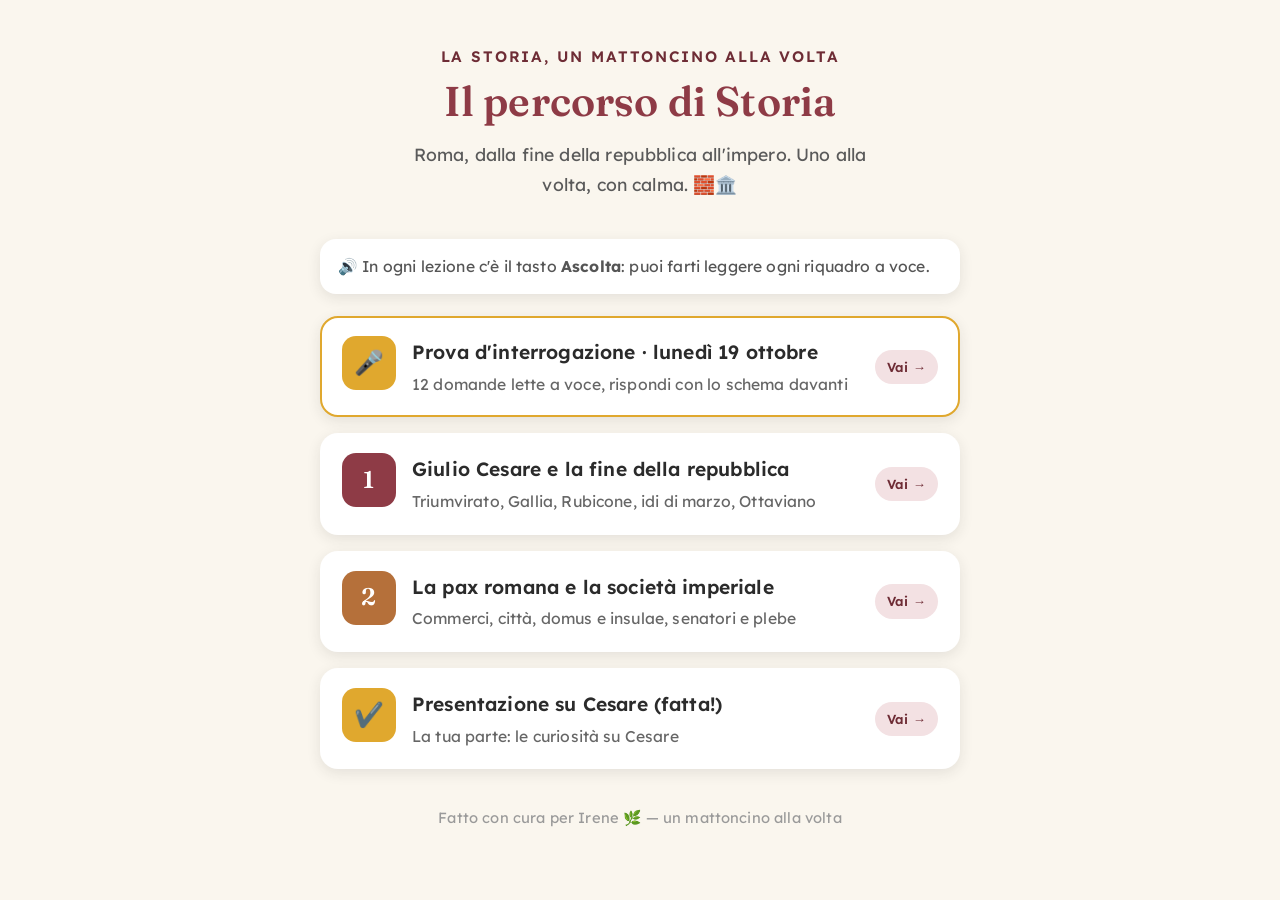
<file: index.html>
<!DOCTYPE html>
<html lang="it">
<head>
<meta charset="UTF-8">
<meta name="viewport" content="width=device-width, initial-scale=1.0">
<title>Storia di Irene — Percorso</title>
<link rel="manifest" href="manifest.json">
<meta name="theme-color" content="#FAF6EE">
<meta name="apple-mobile-web-app-capable" content="yes">
<meta name="apple-mobile-web-app-status-bar-style" content="default">
<meta name="apple-mobile-web-app-title" content="Storia di Irene">
<link rel="apple-touch-icon" href="icon-180.png">
<link rel="icon" type="image/png" sizes="192x192" href="icon-192.png">
<link rel="preconnect" href="https://fonts.googleapis.com">
<link rel="preconnect" href="https://fonts.gstatic.com" crossorigin>
<link href="https://fonts.googleapis.com/css2?family=Lexend:wght@400;500;600;700&family=Fraunces:opsz,wght@9..144,500;9..144,600&display=swap" rel="stylesheet">
<style>
  :root{
    --crema:#FAF6EE; --inchiostro:#2B2B2B;
    --accent:#8E3B46; --accent-scuro:#6E2C35;
    --azzurro:#7FB3C8; --verde:#5BA17A; --giallo:#E0A82E;
    --ombra:rgba(43,43,43,0.10);
  }
  *{margin:0;padding:0;box-sizing:border-box;}
  body{font-family:'Lexend',sans-serif;background:var(--crema);color:var(--inchiostro);
    line-height:1.7;letter-spacing:0.01em;padding:24px 16px 60px;min-height:100vh;}
  .wrap{max-width:640px;margin:0 auto;}
  header{text-align:center;margin:20px 0 40px;}
  .occhiello{font-size:0.95rem;font-weight:600;color:var(--accent-scuro);
    text-transform:uppercase;letter-spacing:0.12em;margin-bottom:8px;}
  h1{font-family:'Fraunces',serif;font-weight:600;font-size:2.6rem;line-height:1.15;margin-bottom:14px;color:var(--accent);}
  .sub{font-size:1.1rem;color:#5a5a5a;max-width:460px;margin:0 auto;}
  .step{display:flex;align-items:stretch;gap:16px;text-decoration:none;color:inherit;
    background:#fff;border-radius:18px;padding:18px 20px;margin-bottom:16px;
    box-shadow:0 4px 14px var(--ombra);border:2px solid transparent;
    transition:transform .15s ease,box-shadow .15s ease,border-color .15s ease;}
  .step:hover{transform:translateY(-3px);box-shadow:0 10px 24px var(--ombra);border-color:var(--accent);}
  .num{flex-shrink:0;width:54px;height:54px;border-radius:14px;display:flex;align-items:center;
    justify-content:center;font-family:'Fraunces',serif;font-size:1.5rem;font-weight:600;color:#fff;}
  .c1{background:var(--accent);} .c2{background:#B5703A;} .c3{background:#5B8DB8;} .c4{background:var(--azzurro);} .c5{background:var(--giallo);}
  .info{flex:1;min-width:0;}
  .info h2{font-size:1.2rem;font-weight:600;margin-bottom:2px;}
  .info p{font-size:0.98rem;color:#666;}
  .badge{flex-shrink:0;align-self:center;font-size:0.82rem;font-weight:600;
    padding:6px 12px;border-radius:99px;white-space:nowrap;background:#F3E1E3;color:var(--accent-scuro);}
  .nota{background:#fff;border-radius:16px;padding:14px 18px;margin:0 0 22px;box-shadow:0 4px 14px var(--ombra);font-size:0.98rem;color:#555;}
  footer{text-align:center;margin-top:36px;font-size:0.92rem;color:#9a9a9a;}
</style>
</head>
<body>
<div class="wrap">
  <header>
    <div class="occhiello">La storia, un mattoncino alla volta</div>
    <h1>Il percorso di Storia</h1>
    <p class="sub">Roma, dalla fine della repubblica all'impero. Uno alla volta, con calma. 🧱🏛️</p>
  </header>

  <div class="nota">🔊 In ogni lezione c'è il tasto <b>Ascolta</b>: puoi farti leggere ogni riquadro a voce.</div>

  <a class="step" href="prova-interrogazione.html" style="border-color:var(--giallo)">
    <div class="num c5">🎤</div>
    <div class="info"><h2>Prova d'interrogazione · lunedì 19 ottobre</h2><p>12 domande lette a voce, rispondi con lo schema davanti</p></div>
    <span class="badge">Vai →</span>
  </a>

  <a class="step" href="cesare.html">
    <div class="num c1">1</div>
    <div class="info"><h2>Giulio Cesare e la fine della repubblica</h2><p>Triumvirato, Gallia, Rubicone, idi di marzo, Ottaviano</p></div>
    <span class="badge">Vai →</span>
  </a>

  <a class="step" href="pax-romana.html">
    <div class="num c2">2</div>
    <div class="info"><h2>La pax romana e la società imperiale</h2><p>Commerci, città, domus e insulae, senatori e plebe</p></div>
    <span class="badge">Vai →</span>
  </a>

  <a class="step" href="presentazione-cesare.html">
    <div class="num c5">✔️</div>
    <div class="info"><h2>Presentazione su Cesare (fatta!)</h2><p>La tua parte: le curiosità su Cesare</p></div>
    <span class="badge">Vai →</span>
  </a>

  <footer>Fatto con cura per Irene 🌿 — un mattoncino alla volta</footer>
</div>

<script>
  if ('serviceWorker' in navigator) {
    navigator.serviceWorker.register('./service-worker.js');
  }
</script>
</body>
</html>
</file>
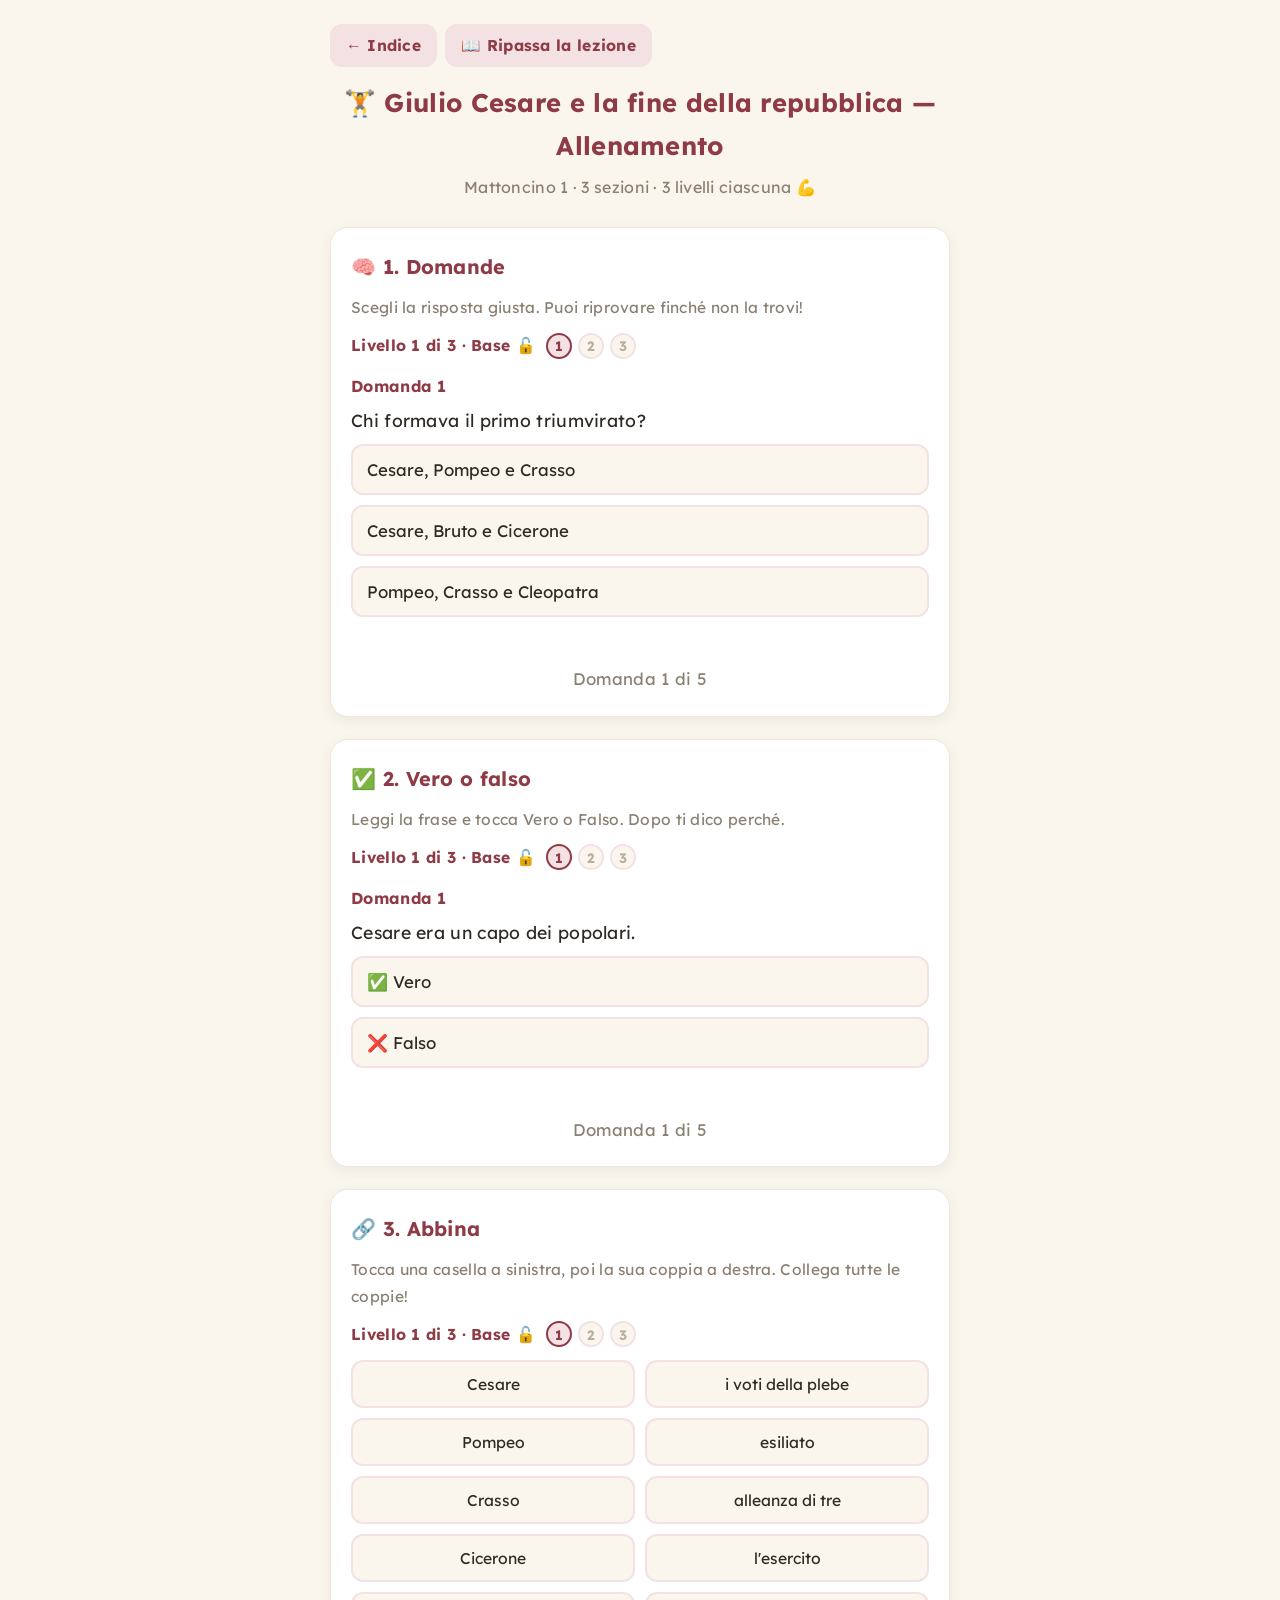
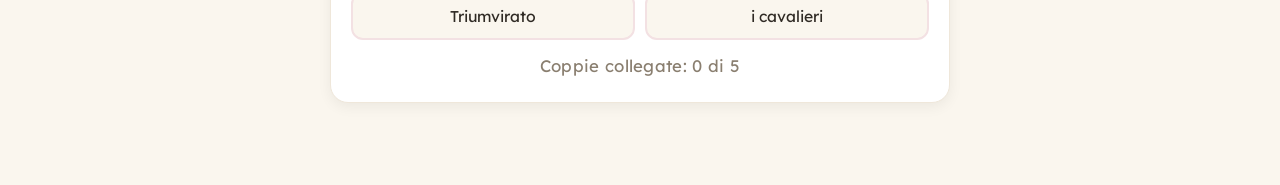
<file: cesare-allenamento.html>
<!DOCTYPE html>
<html lang="it">
<head>
<meta charset="UTF-8">
<meta name="viewport" content="width=device-width, initial-scale=1.0">
<link rel="manifest" href="manifest.json">
<meta name="theme-color" content="#FAF6EE">
<meta name="apple-mobile-web-app-capable" content="yes">
<meta name="apple-mobile-web-app-status-bar-style" content="default">
<meta name="apple-mobile-web-app-title" content="Storia di Irene">
<script src="alert.js"></script>
<link rel="apple-touch-icon" href="icon-180.png">
<link rel="icon" type="image/png" sizes="192x192" href="icon-192.png">
<title>Giulio Cesare e la fine della repubblica — Allenamento</title>
<link rel="preconnect" href="https://fonts.googleapis.com">
<link rel="preconnect" href="https://fonts.gstatic.com" crossorigin>
<link href="https://fonts.googleapis.com/css2?family=Lexend:wght@400;600;700&display=swap" rel="stylesheet">
<style>
  :root{
    --bg:#FAF6EE; --card:#FFFFFF; --ink:#2F2A24;
    --accent:#8E3B46; --accent-soft:#F3E1E3;
    --green:#3E8E5A; --green-soft:#E2F0E6;
    --red:#C2492F; --red-soft:#F6E1DB;
    --blue:#3B6EA5; --blue-soft:#E2ECF5;
  }
  *{box-sizing:border-box;}
  body{margin:0; font-family:"Lexend","Trebuchet MS",Verdana,sans-serif;
    background:var(--bg); color:var(--ink); line-height:1.7; letter-spacing:0.3px; padding:24px 14px 60px;}
  .wrap{max-width:620px;margin:0 auto;}
  .back{display:inline-block;background:var(--accent-soft);color:var(--accent);text-decoration:none;border-radius:12px;padding:8px 16px;font-size:0.98rem;font-weight:bold;margin:0 8px 14px 0;}
  h1{color:var(--accent);font-size:1.6rem;text-align:center;margin:0 0 6px;}
  .sub{text-align:center;color:#8a7f70;margin:0 0 26px;font-size:1rem;}
  .card{background:var(--card);border-radius:18px;padding:22px 20px;margin-bottom:22px;
    box-shadow:0 4px 14px rgba(0,0,0,0.06);border:1px solid #efe7da;}
  .card h2{margin:0 0 10px;font-size:1.25rem;color:var(--accent);}
  .card .lead{color:#8a7f70;margin:0 0 12px;font-size:0.97rem;}
  .levelbar{margin:0 0 12px;}
  .lvrow{display:flex;align-items:center;gap:10px;flex-wrap:wrap;font-size:0.98rem;color:var(--accent);}
  .lvdots{display:inline-flex;gap:6px;}
  .lvdot{width:26px;height:26px;border-radius:50%;display:flex;align-items:center;justify-content:center;
    background:var(--bg);border:2px solid var(--accent-soft);color:#b9ad9c;font-size:0.85rem;font-weight:bold;}
  .lvdot.on{background:var(--accent-soft);border-color:var(--accent);color:var(--accent);}
  .ex{margin:14px 0;}
  .qnum{font-weight:bold;color:var(--accent);}
  .qtext{font-size:1.1rem;margin:6px 0 8px;}
  .options{display:flex;flex-direction:column;gap:10px;}
  .opt{background:var(--bg);border:2px solid var(--accent-soft);
    border-radius:12px;padding:13px 14px;font-size:1.05rem;cursor:pointer;
    text-align:left;font-family:inherit;color:var(--ink);transition:all .15s;}
  .opt:hover{border-color:var(--accent);}
  .opt.correct{background:var(--green-soft);border-color:var(--green);color:var(--green);font-weight:bold;}
  .opt.wrong{background:var(--red-soft);border-color:var(--red);color:var(--red);}
  .feedback{margin-top:10px;font-size:1.02rem;font-weight:bold;min-height:24px;}
  .feedback.ok{color:var(--green);}
  .feedback.no{color:var(--red);}
  .progress{text-align:center;font-size:1.05rem;margin:12px 0 0;color:#8a7f70;}
  .star{font-size:1.4rem;}
  .match-grid{display:grid;grid-template-columns:1fr 1fr;gap:10px;margin-top:6px;}
  .match-col{display:flex;flex-direction:column;gap:10px;}
  .match-btn{background:var(--bg);border:2px solid var(--accent-soft);border-radius:12px;
    padding:12px;font-size:0.98rem;cursor:pointer;font-family:inherit;color:var(--ink);
    display:flex;align-items:center;justify-content:center;text-align:center;gap:6px;transition:all .15s;}
  .match-btn:hover{border-color:var(--accent);}
  .match-btn.sel{border-color:var(--blue);background:var(--blue-soft);color:var(--blue);font-weight:bold;}
  .match-btn.done{background:var(--green-soft);border-color:var(--green);color:var(--green);font-weight:bold;cursor:default;opacity:0.85;}
  .match-btn.flash{border-color:var(--red);background:var(--red-soft);}
  .restart{display:inline-block;margin:12px auto 0;background:var(--accent);color:#fff;border:none;
    border-radius:12px;padding:11px 22px;font-size:1rem;cursor:pointer;font-family:inherit;}
</style>
</head>
<body>
<div class="wrap">
  <a class="back" href="index.html">&larr; Indice</a><a class="back" href="cesare.html">📖 Ripassa la lezione</a>
  <h1>🏋️ Giulio Cesare e la fine della repubblica — Allenamento</h1>
  <p class="sub">Mattoncino 1 · 3 sezioni · 3 livelli ciascuna 💪</p>

  <div class="card">
    <h2>🧠 1. Domande</h2>
    <p class="lead">Scegli la risposta giusta. Puoi riprovare finché non la trovi!</p>
    <div class="levelbar" id="quiz-level"></div>
    <div id="quiz-box"></div>
    <div class="progress" id="quiz-prog"></div>
  </div>

  <div class="card">
    <h2>✅ 2. Vero o falso</h2>
    <p class="lead">Leggi la frase e tocca Vero o Falso. Dopo ti dico perché.</p>
    <div class="levelbar" id="vf-level"></div>
    <div id="vf-box"></div>
    <div class="progress" id="vf-prog"></div>
  </div>

  <div class="card">
    <h2>🔗 3. Abbina</h2>
    <p class="lead">Tocca una casella a sinistra, poi la sua coppia a destra. Collega tutte le coppie!</p>
    <div class="levelbar" id="abbina-level"></div>
    <div class="match-grid" id="abbina-grid"></div>
    <div class="progress" id="abbina-prog"></div>
  </div>
</div>
<script>
window.ALLENAMENTO = {"quiz": [[{"q": "Chi formava il primo triumvirato?", "opts": ["Cesare, Pompeo e Crasso", "Cesare, Bruto e Cicerone", "Pompeo, Crasso e Cleopatra"]}, {"q": "In che anno nasce il primo triumvirato?", "opts": ["60 a.C.", "44 a.C.", "52 a.C."]}, {"q": "Che cosa vuol dire triumvirato?", "opts": ["alleanza di tre uomini", "guerra fra tre città", "tre consoli eletti"]}, {"q": "Che cosa porta Cesare all'alleanza?", "opts": ["i voti della plebe", "l'esercito", "i cavalieri"]}, {"q": "Chi prova a fermare i triumviri e finisce in esilio?", "opts": ["Cicerone", "Bruto", "Vercingetorige"]}], [{"q": "Quale terra conquista Cesare tra il 58 e il 52 a.C.?", "opts": ["la Gallia", "l'Egitto", "la Grecia"]}, {"q": "Chi era Vercingetorige?", "opts": ["il capo dei Galli ribelli", "un senatore romano", "il re d'Egitto"]}, {"q": "Quale città cade nel 52 a.C.?", "opts": ["Alesia", "Farsalo", "Munda"]}, {"q": "Come muore Crasso?", "opts": ["combattendo contro i Parti", "pugnalato in Senato", "in un naufragio"]}, {"q": "Fin dove arriva Cesare a nord?", "opts": ["in Britannia", "in Russia", "in Svezia"]}], [{"q": "Quale fiume attraversa Cesare con l'esercito?", "opts": ["il Rubicone", "il Po", "il Tevere"]}, {"q": "Dove Cesare sconfigge Pompeo nel 48 a.C.?", "opts": ["a Farsalo, in Grecia", "ad Alesia, in Gallia", "a Roma"]}, {"q": "Dove scappa Pompeo, e lì viene ucciso?", "opts": ["in Egitto", "in Spagna", "in Britannia"]}, {"q": "Chi organizza la congiura contro Cesare?", "opts": ["Bruto e Cassio Longino", "Pompeo e Crasso", "Cicerone e Cleopatra"]}, {"q": "Quando muore Cesare?", "opts": ["il 15 marzo 44 a.C.", "il 1 gennaio 60 a.C.", "nel 52 a.C. ad Alesia"]}]], "vf": [[{"q": "Cesare era un capo dei popolari.", "v": true, "perche": "Il gruppo che difendeva la plebe."}, {"q": "Il triumvirato era un'alleanza di tre uomini.", "v": true, "perche": "Cesare, Pompeo e Crasso."}, {"q": "Pompeo portava all'alleanza i voti della plebe.", "v": false, "perche": "Pompeo portava l'esercito; i voti della plebe li portava Cesare."}, {"q": "Grazie all'alleanza Cesare diventa console.", "v": true, "perche": "Console nel 59 a.C."}, {"q": "Cicerone entra nel triumvirato.", "v": false, "perche": "Cicerone li ostacola e viene esiliato."}], [{"q": "Nel 60 a.C. Cesare era il più forte dei tre.", "v": false, "perche": "Era il più debole: non aveva vittorie né un esercito fedele."}, {"q": "Cesare chiede la Gallia per poter fare la guerra.", "v": true, "perche": "Così si costruisce un esercito fedele."}, {"q": "Vercingetorige era un generale romano.", "v": false, "perche": "Era il capo dei Galli ribelli."}, {"q": "La Gallia è più o meno l'attuale Francia.", "v": true, "perche": "Guarda la carta in arancione."}, {"q": "Nel 52 a.C. Cesare è diventato il più forte.", "v": true, "perche": "Ha la Gallia e Crasso è morto."}], [{"q": "Attraversare il Rubicone con l'esercito era vietato.", "v": true, "perche": "Per questo inizia la guerra civile."}, {"q": "Una guerra civile è una guerra contro un popolo straniero.", "v": false, "perche": "È una guerra tra cittadini dello stesso Stato."}, {"q": "Cesare si fa incoronare re.", "v": false, "perche": "Non si fa re: prende tutte le cariche della repubblica."}, {"q": "Cesare porta i senatori da 600 a 900.", "v": true, "perche": "Mette in Senato persone fedeli a lui."}, {"q": "Cesare dà la cittadinanza alla Pianura Padana.", "v": true, "perche": "Cioè alla Gallia Cisalpina."}]], "abbina": [[{"l": "Cesare", "r": "i voti della plebe"}, {"l": "Pompeo", "r": "l'esercito"}, {"l": "Crasso", "r": "i cavalieri"}, {"l": "Cicerone", "r": "esiliato"}, {"l": "Triumvirato", "r": "alleanza di tre"}], [{"l": "Gallia", "r": "conquistata 58-52 a.C."}, {"l": "Vercingetorige", "r": "capo dei Galli"}, {"l": "Alesia", "r": "si arrende nel 52"}, {"l": "Britannia", "r": "l'attuale Inghilterra"}, {"l": "Parti", "r": "uccidono Crasso"}], [{"l": "Rubicone", "r": "inizio della guerra civile"}, {"l": "Farsalo", "r": "Pompeo sconfitto"}, {"l": "Cleopatra", "r": "regina d'Egitto"}, {"l": "Idi di marzo", "r": "15 marzo"}, {"l": "Bruto", "r": "congiurato"}]]};
</script>
<script src="allenamento.js"></script>
<script>
  if ('serviceWorker' in navigator) { navigator.serviceWorker.register('./service-worker.js'); }
</script>
</body>
</html>
</file>
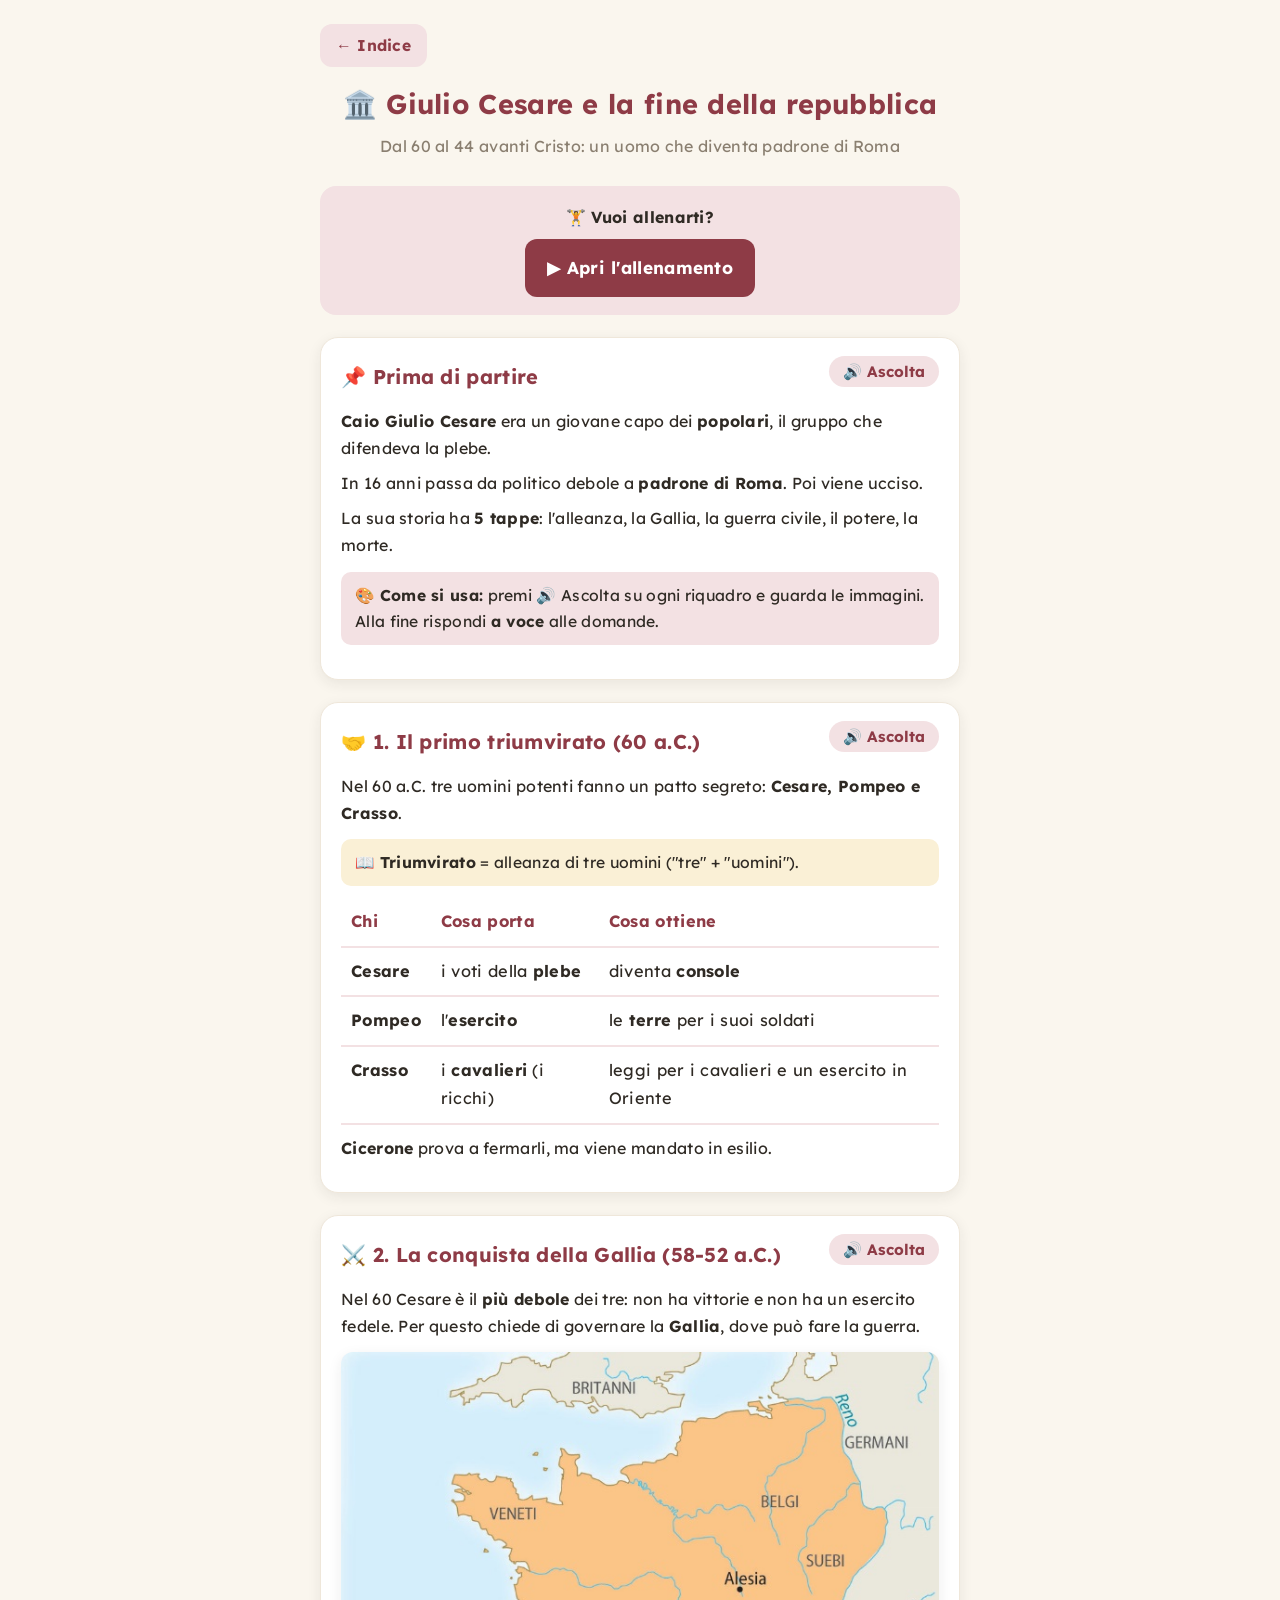
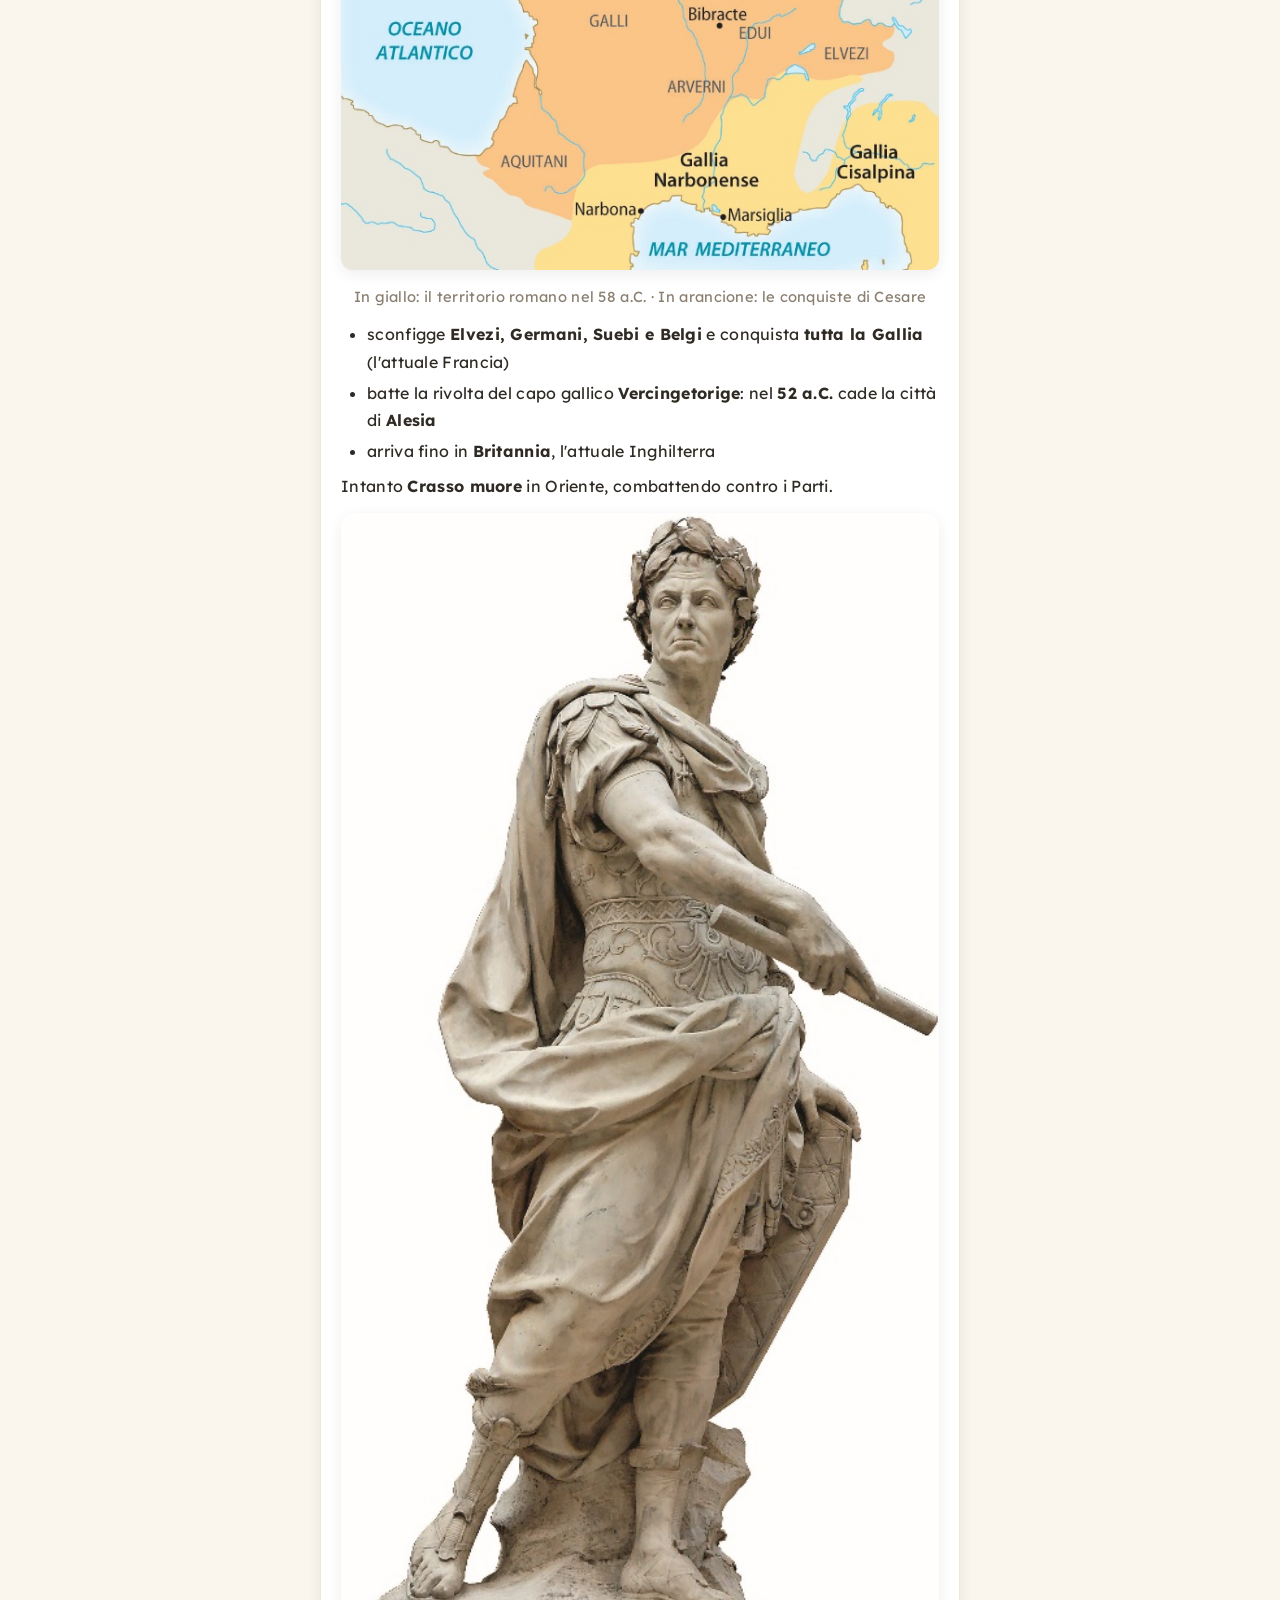
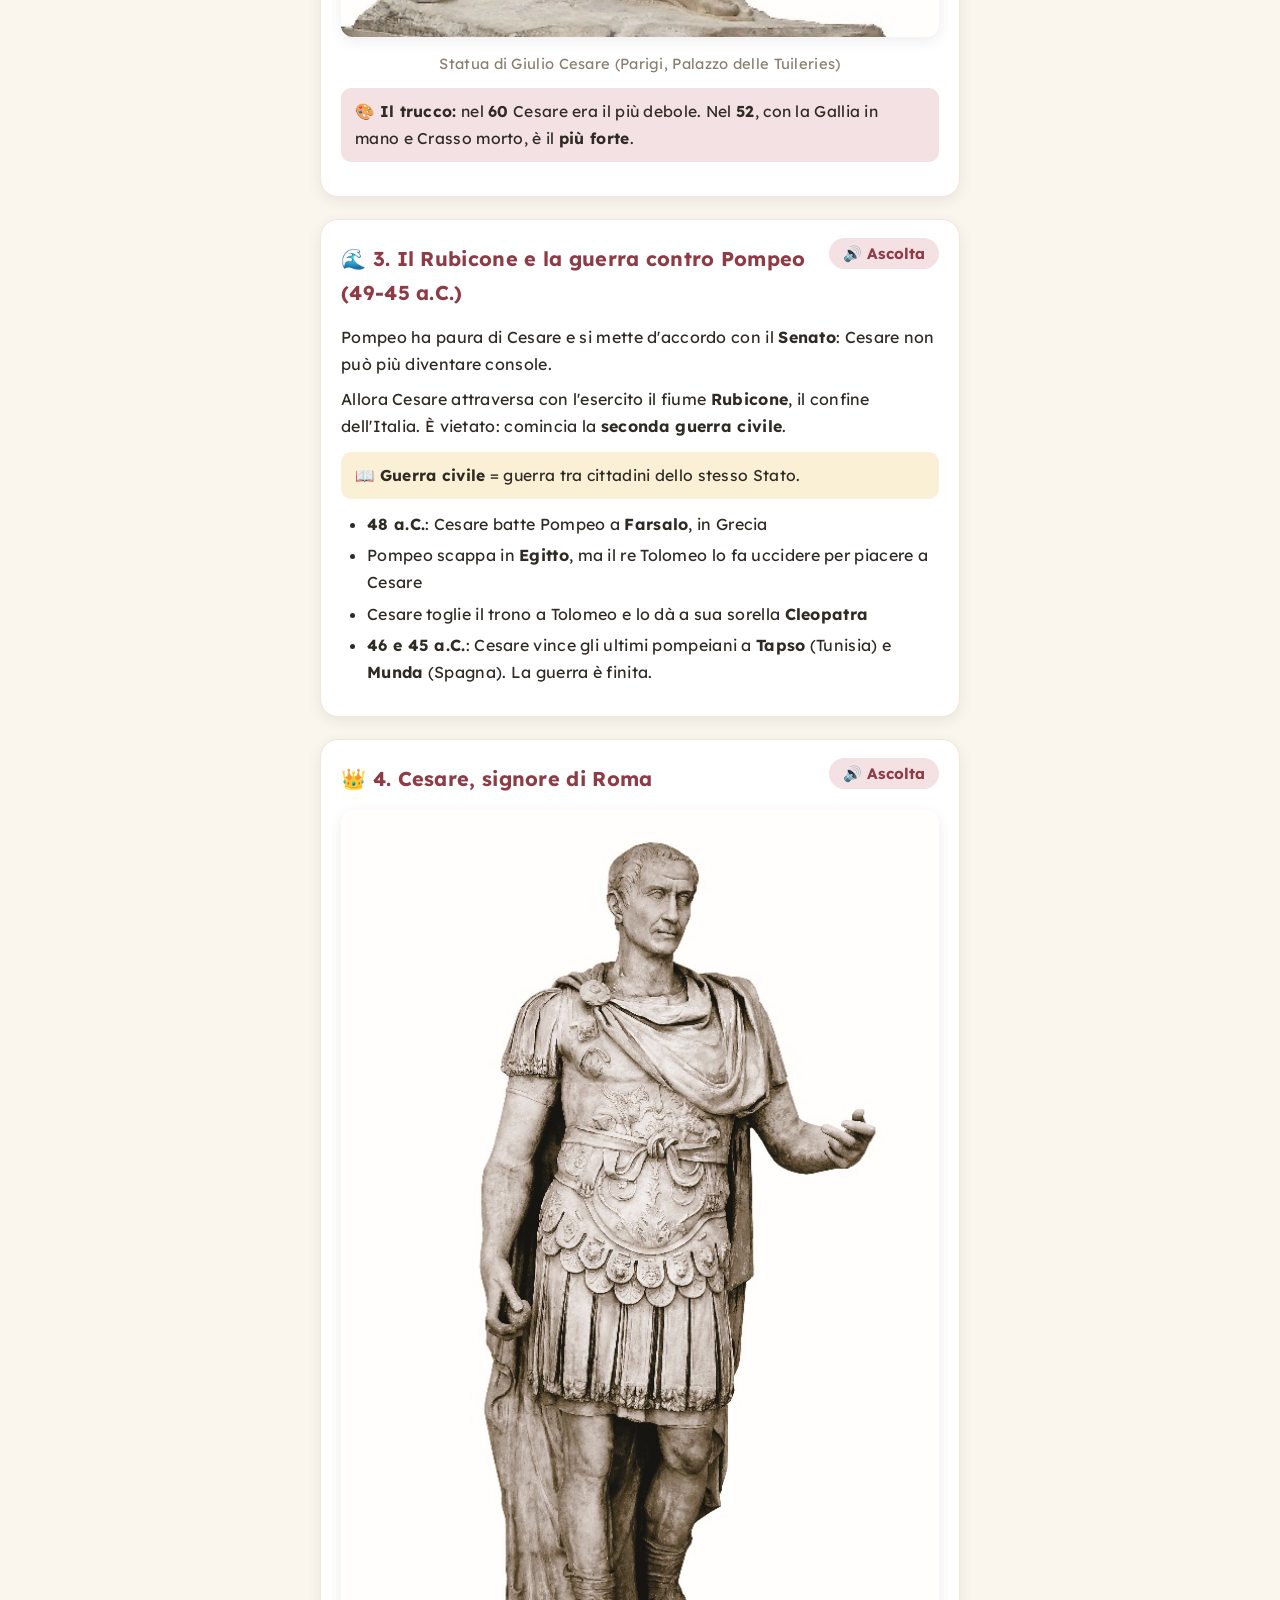
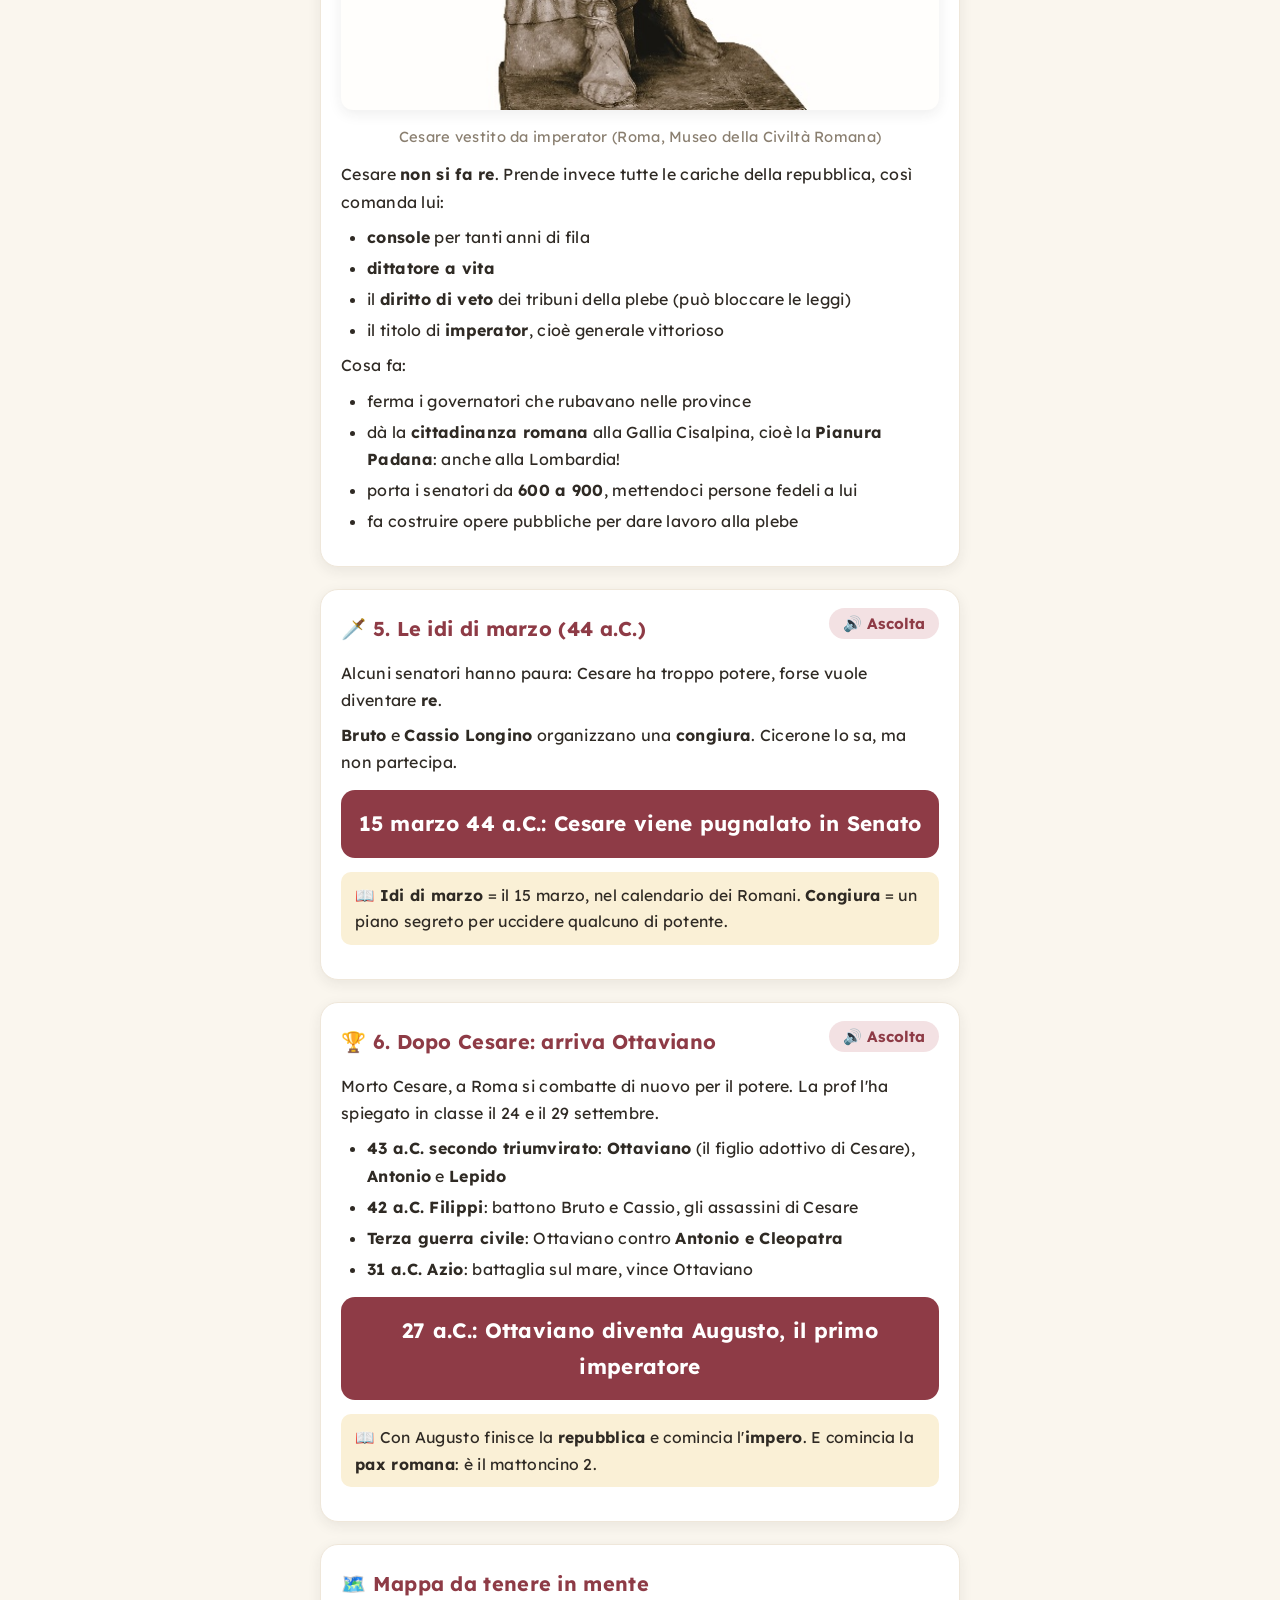
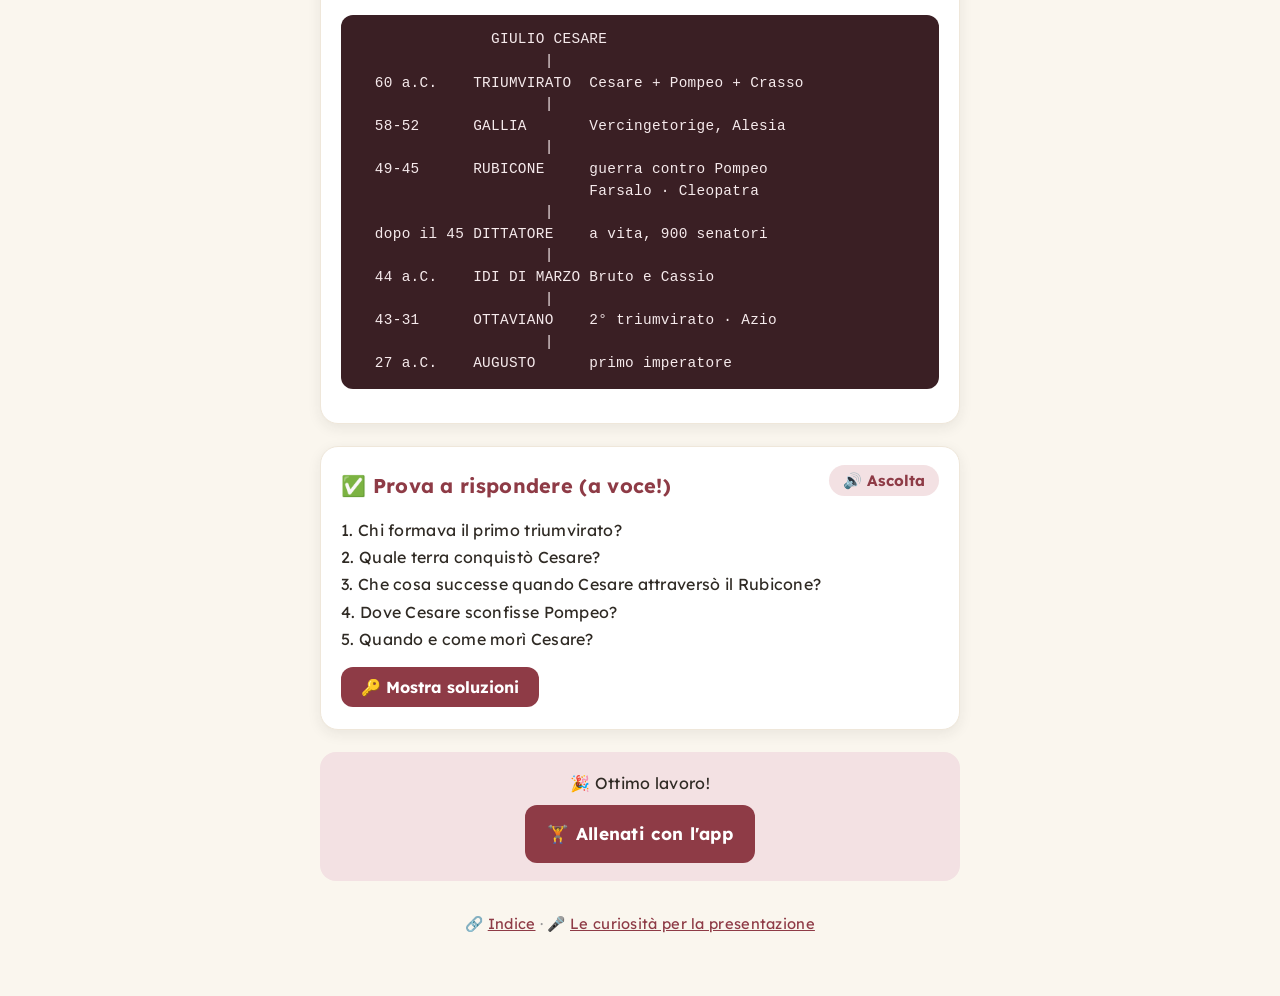
<file: cesare.html>
<!DOCTYPE html>
<html lang="it">
<head>
<meta charset="UTF-8">
<meta name="viewport" content="width=device-width, initial-scale=1.0">
<title>Storia - Giulio Cesare e la fine della repubblica</title>
<link rel="manifest" href="manifest.json">
<script src="alert.js"></script>
<meta name="theme-color" content="#FAF6EE">
<meta name="apple-mobile-web-app-capable" content="yes">
<meta name="apple-mobile-web-app-title" content="Storia di Irene">
<link rel="apple-touch-icon" href="icon-180.png">
<link rel="preconnect" href="https://fonts.googleapis.com">
<link rel="preconnect" href="https://fonts.gstatic.com" crossorigin>
<link href="https://fonts.googleapis.com/css2?family=Lexend:wght@400;500;600;700&display=swap" rel="stylesheet">
<link rel="stylesheet" href="style.css">
</head>
<body>
<div class="wrap">
  <a class="backbtn" href="index.html">← Indice</a>
  <h1>🏛️ Giulio Cesare e la fine della repubblica</h1>
  <p class="sub">Dal 60 al 44 avanti Cristo: un uomo che diventa padrone di Roma</p>

  <div class="allena">
    🏋️ <b>Vuoi allenarti?</b><br>
    <a href="cesare-allenamento.html">▶ Apri l'allenamento</a>
  </div>

  <div class="card">
    <h2>📌 Prima di partire</h2>
    <p><b>Caio Giulio Cesare</b> era un giovane capo dei <b>popolari</b>, il gruppo che difendeva la plebe.</p>
    <p>In 16 anni passa da politico debole a <b>padrone di Roma</b>. Poi viene ucciso.</p>
    <p>La sua storia ha <b>5 tappe</b>: l'alleanza, la Gallia, la guerra civile, il potere, la morte.</p>
    <div class="tip">🎨 <b>Come si usa:</b> premi 🔊 Ascolta su ogni riquadro e guarda le immagini. Alla fine rispondi <b>a voce</b> alle domande.</div>
  </div>

  <div class="card">
    <h2>🤝 1. Il primo triumvirato (60 a.C.)</h2>
    <p>Nel 60 a.C. tre uomini potenti fanno un patto segreto: <b>Cesare, Pompeo e Crasso</b>.</p>
    <div class="parola">📖 <b>Triumvirato</b> = alleanza di tre uomini ("tre" + "uomini").</div>
    <table>
      <tr><th>Chi</th><th>Cosa porta</th><th>Cosa ottiene</th></tr>
      <tr><td><b>Cesare</b></td><td>i voti della <b>plebe</b></td><td>diventa <b>console</b></td></tr>
      <tr><td><b>Pompeo</b></td><td>l'<b>esercito</b></td><td>le <b>terre</b> per i suoi soldati</td></tr>
      <tr><td><b>Crasso</b></td><td>i <b>cavalieri</b> (i ricchi)</td><td>leggi per i cavalieri e un esercito in Oriente</td></tr>
    </table>
    <p><b>Cicerone</b> prova a fermarli, ma viene mandato in esilio.</p>
  </div>

  <div class="card">
    <h2>⚔️ 2. La conquista della Gallia (58-52 a.C.)</h2>
    <p>Nel 60 Cesare è il <b>più debole</b> dei tre: non ha vittorie e non ha un esercito fedele. Per questo chiede di governare la <b>Gallia</b>, dove può fare la guerra.</p>
    <figure class="fig"><img src="img/cesare-gallia.jpg" alt="Carta della conquista della Gallia" loading="lazy"><figcaption>In giallo: il territorio romano nel 58 a.C. · In arancione: le conquiste di Cesare</figcaption></figure>
    <ul>
      <li>sconfigge <b>Elvezi, Germani, Suebi e Belgi</b> e conquista <b>tutta la Gallia</b> (l'attuale Francia)</li>
      <li>batte la rivolta del capo gallico <b>Vercingetorige</b>: nel <b>52 a.C.</b> cade la città di <b>Alesia</b></li>
      <li>arriva fino in <b>Britannia</b>, l'attuale Inghilterra</li>
    </ul>
    <p>Intanto <b>Crasso muore</b> in Oriente, combattendo contro i Parti.</p>
    <figure class="fig"><img src="img/cesare-statua.jpg" alt="Statua di Giulio Cesare" loading="lazy"><figcaption>Statua di Giulio Cesare (Parigi, Palazzo delle Tuileries)</figcaption></figure>
    <div class="tip">🎨 <b>Il trucco:</b> nel <b>60</b> Cesare era il più debole. Nel <b>52</b>, con la Gallia in mano e Crasso morto, è il <b>più forte</b>.</div>
  </div>

  <div class="card">
    <h2>🌊 3. Il Rubicone e la guerra contro Pompeo (49-45 a.C.)</h2>
    <p>Pompeo ha paura di Cesare e si mette d'accordo con il <b>Senato</b>: Cesare non può più diventare console.</p>
    <p>Allora Cesare attraversa con l'esercito il fiume <b>Rubicone</b>, il confine dell'Italia. È vietato: comincia la <b>seconda guerra civile</b>.</p>
    <div class="parola">📖 <b>Guerra civile</b> = guerra tra cittadini dello stesso Stato.</div>
    <ul>
      <li><b>48 a.C.</b>: Cesare batte Pompeo a <b>Farsalo</b>, in Grecia</li>
      <li>Pompeo scappa in <b>Egitto</b>, ma il re Tolomeo lo fa uccidere per piacere a Cesare</li>
      <li>Cesare toglie il trono a Tolomeo e lo dà a sua sorella <b>Cleopatra</b></li>
      <li><b>46 e 45 a.C.</b>: Cesare vince gli ultimi pompeiani a <b>Tapso</b> (Tunisia) e <b>Munda</b> (Spagna). La guerra è finita.</li>
    </ul>
  </div>

  <div class="card">
    <h2>👑 4. Cesare, signore di Roma</h2>
    <figure class="fig"><img src="img/cesare-imperator.jpg" alt="Giulio Cesare in veste di imperator" loading="lazy"><figcaption>Cesare vestito da imperator (Roma, Museo della Civiltà Romana)</figcaption></figure>
    <p>Cesare <b>non si fa re</b>. Prende invece tutte le cariche della repubblica, così comanda lui:</p>
    <ul>
      <li><b>console</b> per tanti anni di fila</li>
      <li><b>dittatore a vita</b></li>
      <li>il <b>diritto di veto</b> dei tribuni della plebe (può bloccare le leggi)</li>
      <li>il titolo di <b>imperator</b>, cioè generale vittorioso</li>
    </ul>
    <p>Cosa fa:</p>
    <ul>
      <li>ferma i governatori che rubavano nelle province</li>
      <li>dà la <b>cittadinanza romana</b> alla Gallia Cisalpina, cioè la <b>Pianura Padana</b>: anche alla Lombardia!</li>
      <li>porta i senatori da <b>600 a 900</b>, mettendoci persone fedeli a lui</li>
      <li>fa costruire opere pubbliche per dare lavoro alla plebe</li>
    </ul>
  </div>

  <div class="card">
    <h2>🗡️ 5. Le idi di marzo (44 a.C.)</h2>
    <p>Alcuni senatori hanno paura: Cesare ha troppo potere, forse vuole diventare <b>re</b>.</p>
    <p><b>Bruto</b> e <b>Cassio Longino</b> organizzano una <b>congiura</b>. Cicerone lo sa, ma non partecipa.</p>
    <div class="formula">15 marzo 44 a.C.: Cesare viene pugnalato in Senato</div>
    <div class="parola">📖 <b>Idi di marzo</b> = il 15 marzo, nel calendario dei Romani. <b>Congiura</b> = un piano segreto per uccidere qualcuno di potente.</div>
  </div>

  <div class="card">
    <h2>🏆 6. Dopo Cesare: arriva Ottaviano</h2>
    <p>Morto Cesare, a Roma si combatte di nuovo per il potere. La prof l'ha spiegato in classe il 24 e il 29 settembre.</p>
    <ul>
      <li><b>43 a.C. secondo triumvirato</b>: <b>Ottaviano</b> (il figlio adottivo di Cesare), <b>Antonio</b> e <b>Lepido</b></li>
      <li><b>42 a.C. Filippi</b>: battono Bruto e Cassio, gli assassini di Cesare</li>
      <li><b>Terza guerra civile</b>: Ottaviano contro <b>Antonio e Cleopatra</b></li>
      <li><b>31 a.C. Azio</b>: battaglia sul mare, vince Ottaviano</li>
    </ul>
    <div class="formula">27 a.C.: Ottaviano diventa Augusto, il primo imperatore</div>
    <div class="parola">📖 Con Augusto finisce la <b>repubblica</b> e comincia l'<b>impero</b>. E comincia la <b>pax romana</b>: è il mattoncino 2.</div>
  </div>

  <div class="card" data-no-voce>
    <h2>🗺️ Mappa da tenere in mente</h2>
    <pre>               GIULIO CESARE
                     |
  60 a.C.    TRIUMVIRATO  Cesare + Pompeo + Crasso
                     |
  58-52      GALLIA       Vercingetorige, Alesia
                     |
  49-45      RUBICONE     guerra contro Pompeo
                          Farsalo · Cleopatra
                     |
  dopo il 45 DITTATORE    a vita, 900 senatori
                     |
  44 a.C.    IDI DI MARZO Bruto e Cassio
                     |
  43-31      OTTAVIANO    2° triumvirato · Azio
                     |
  27 a.C.    AUGUSTO      primo imperatore</pre>
  </div>

  <div class="card">
    <h2>✅ Prova a rispondere (a voce!)</h2>
    <p>1. Chi formava il primo triumvirato?<br>
       2. Quale terra conquistò Cesare?<br>
       3. Che cosa successe quando Cesare attraversò il Rubicone?<br>
       4. Dove Cesare sconfisse Pompeo?<br>
       5. Quando e come morì Cesare?</p>
    <button class="solbtn" onclick="toggleSol('sol1', this)">🔑 Mostra soluzioni</button>
    <div class="sol" id="sol1">
      <div class="tip-green">1. <b>Cesare, Pompeo e Crasso</b> · 2. la <b>Gallia</b>, cioè l'attuale Francia · 3. cominciò la <b>seconda guerra civile</b> · 4. a <b>Farsalo</b>, in Grecia · 5. il <b>15 marzo 44 a.C.</b>, le idi di marzo: pugnalato dai congiurati in Senato</div>
    </div>
  </div>

  <div class="allena">
    🎉 Ottimo lavoro!<br>
    <a href="cesare-allenamento.html">🏋️ Allenati con l'app</a>
  </div>

  <footer>🔗 <a href="index.html">Indice</a> · 🎤 <a href="presentazione-cesare.html">Le curiosità per la presentazione</a></footer>
</div>
<script src="app.js"></script>
<script>
  if ('serviceWorker' in navigator) { navigator.serviceWorker.register('./service-worker.js'); }
</script>
</body>
</html>
</file>
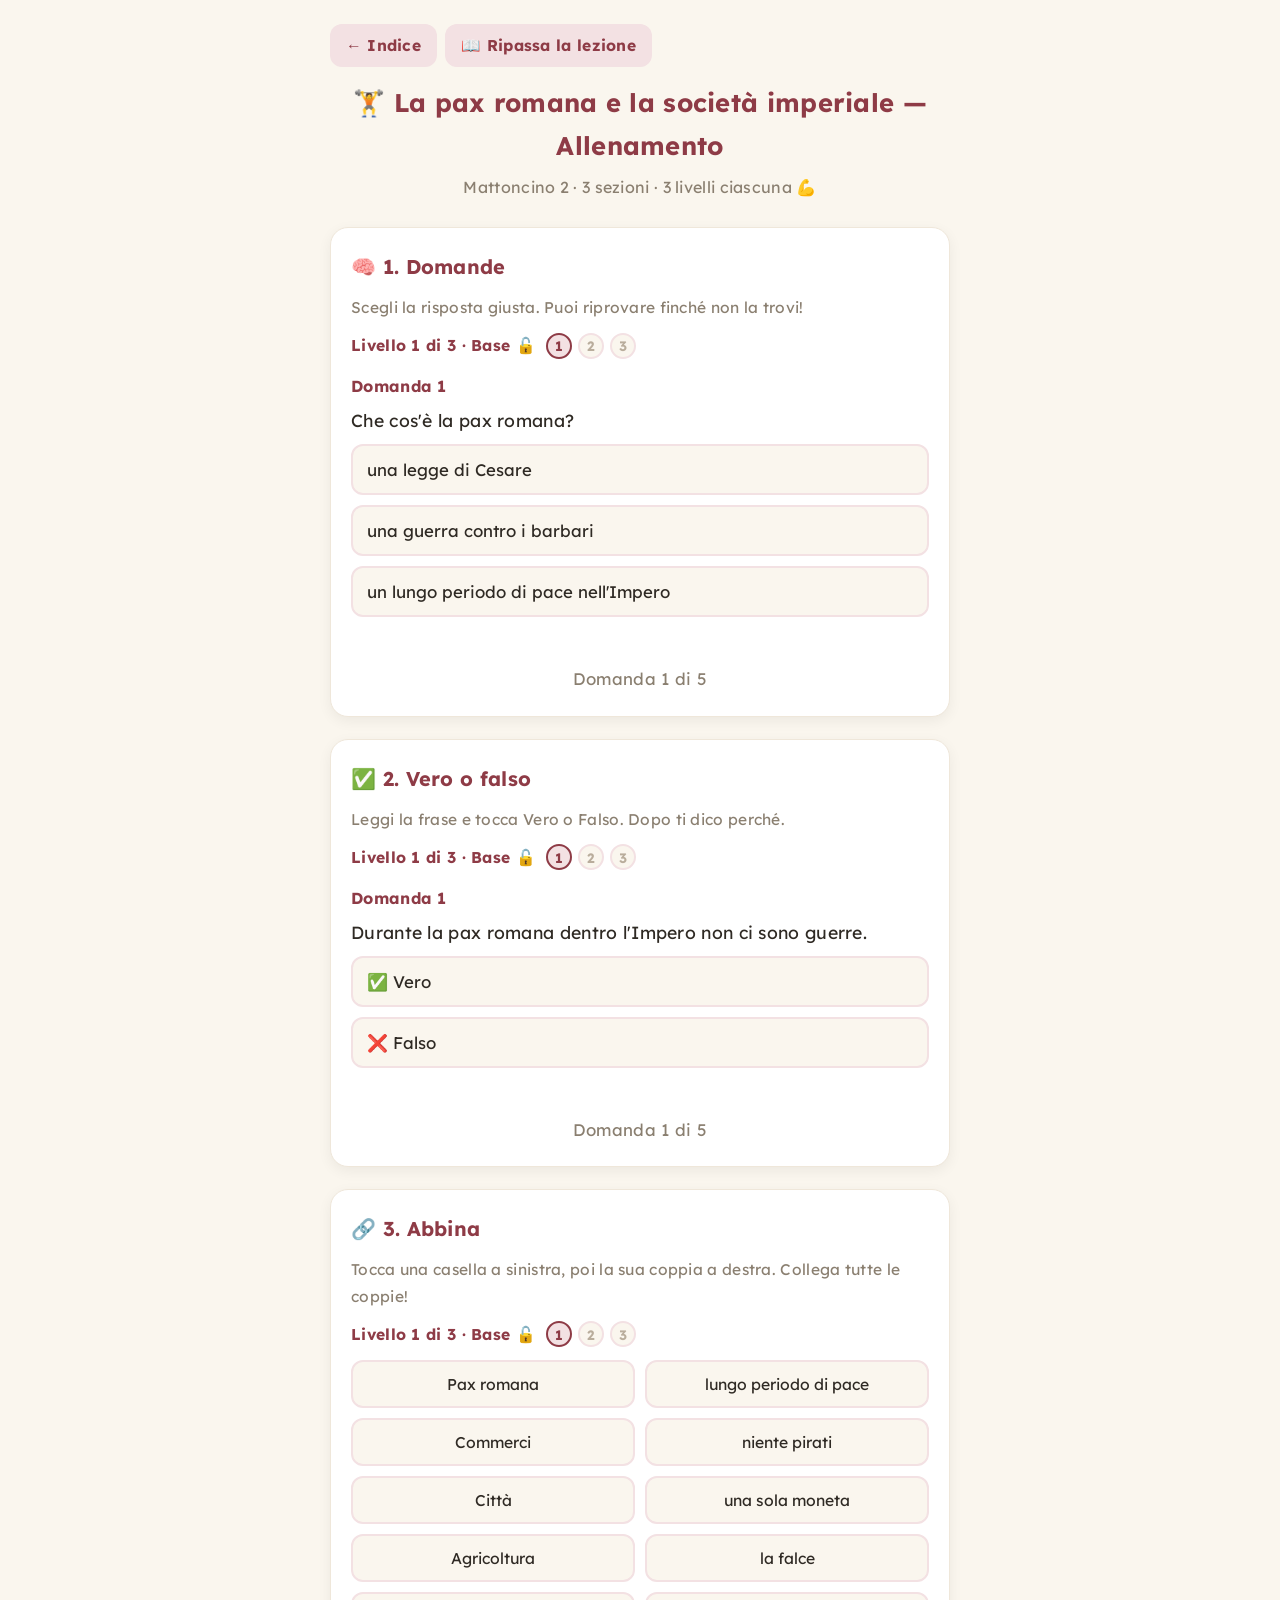
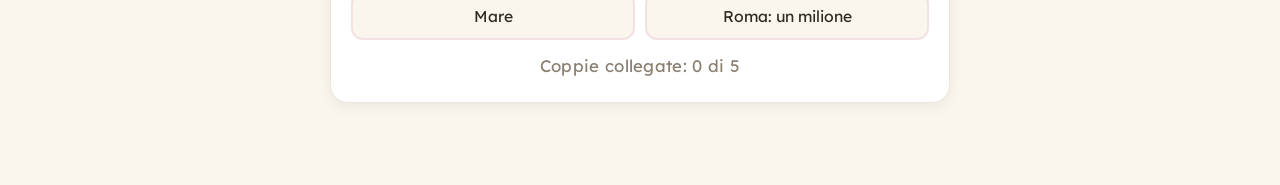
<file: pax-romana-allenamento.html>
<!DOCTYPE html>
<html lang="it">
<head>
<meta charset="UTF-8">
<meta name="viewport" content="width=device-width, initial-scale=1.0">
<link rel="manifest" href="manifest.json">
<meta name="theme-color" content="#FAF6EE">
<meta name="apple-mobile-web-app-capable" content="yes">
<meta name="apple-mobile-web-app-status-bar-style" content="default">
<meta name="apple-mobile-web-app-title" content="Storia di Irene">
<script src="alert.js"></script>
<link rel="apple-touch-icon" href="icon-180.png">
<link rel="icon" type="image/png" sizes="192x192" href="icon-192.png">
<title>La pax romana e la società imperiale — Allenamento</title>
<link rel="preconnect" href="https://fonts.googleapis.com">
<link rel="preconnect" href="https://fonts.gstatic.com" crossorigin>
<link href="https://fonts.googleapis.com/css2?family=Lexend:wght@400;600;700&display=swap" rel="stylesheet">
<style>
  :root{
    --bg:#FAF6EE; --card:#FFFFFF; --ink:#2F2A24;
    --accent:#8E3B46; --accent-soft:#F3E1E3;
    --green:#3E8E5A; --green-soft:#E2F0E6;
    --red:#C2492F; --red-soft:#F6E1DB;
    --blue:#3B6EA5; --blue-soft:#E2ECF5;
  }
  *{box-sizing:border-box;}
  body{margin:0; font-family:"Lexend","Trebuchet MS",Verdana,sans-serif;
    background:var(--bg); color:var(--ink); line-height:1.7; letter-spacing:0.3px; padding:24px 14px 60px;}
  .wrap{max-width:620px;margin:0 auto;}
  .back{display:inline-block;background:var(--accent-soft);color:var(--accent);text-decoration:none;border-radius:12px;padding:8px 16px;font-size:0.98rem;font-weight:bold;margin:0 8px 14px 0;}
  h1{color:var(--accent);font-size:1.6rem;text-align:center;margin:0 0 6px;}
  .sub{text-align:center;color:#8a7f70;margin:0 0 26px;font-size:1rem;}
  .card{background:var(--card);border-radius:18px;padding:22px 20px;margin-bottom:22px;
    box-shadow:0 4px 14px rgba(0,0,0,0.06);border:1px solid #efe7da;}
  .card h2{margin:0 0 10px;font-size:1.25rem;color:var(--accent);}
  .card .lead{color:#8a7f70;margin:0 0 12px;font-size:0.97rem;}
  .levelbar{margin:0 0 12px;}
  .lvrow{display:flex;align-items:center;gap:10px;flex-wrap:wrap;font-size:0.98rem;color:var(--accent);}
  .lvdots{display:inline-flex;gap:6px;}
  .lvdot{width:26px;height:26px;border-radius:50%;display:flex;align-items:center;justify-content:center;
    background:var(--bg);border:2px solid var(--accent-soft);color:#b9ad9c;font-size:0.85rem;font-weight:bold;}
  .lvdot.on{background:var(--accent-soft);border-color:var(--accent);color:var(--accent);}
  .ex{margin:14px 0;}
  .qnum{font-weight:bold;color:var(--accent);}
  .qtext{font-size:1.1rem;margin:6px 0 8px;}
  .options{display:flex;flex-direction:column;gap:10px;}
  .opt{background:var(--bg);border:2px solid var(--accent-soft);
    border-radius:12px;padding:13px 14px;font-size:1.05rem;cursor:pointer;
    text-align:left;font-family:inherit;color:var(--ink);transition:all .15s;}
  .opt:hover{border-color:var(--accent);}
  .opt.correct{background:var(--green-soft);border-color:var(--green);color:var(--green);font-weight:bold;}
  .opt.wrong{background:var(--red-soft);border-color:var(--red);color:var(--red);}
  .feedback{margin-top:10px;font-size:1.02rem;font-weight:bold;min-height:24px;}
  .feedback.ok{color:var(--green);}
  .feedback.no{color:var(--red);}
  .progress{text-align:center;font-size:1.05rem;margin:12px 0 0;color:#8a7f70;}
  .star{font-size:1.4rem;}
  .match-grid{display:grid;grid-template-columns:1fr 1fr;gap:10px;margin-top:6px;}
  .match-col{display:flex;flex-direction:column;gap:10px;}
  .match-btn{background:var(--bg);border:2px solid var(--accent-soft);border-radius:12px;
    padding:12px;font-size:0.98rem;cursor:pointer;font-family:inherit;color:var(--ink);
    display:flex;align-items:center;justify-content:center;text-align:center;gap:6px;transition:all .15s;}
  .match-btn:hover{border-color:var(--accent);}
  .match-btn.sel{border-color:var(--blue);background:var(--blue-soft);color:var(--blue);font-weight:bold;}
  .match-btn.done{background:var(--green-soft);border-color:var(--green);color:var(--green);font-weight:bold;cursor:default;opacity:0.85;}
  .match-btn.flash{border-color:var(--red);background:var(--red-soft);}
  .restart{display:inline-block;margin:12px auto 0;background:var(--accent);color:#fff;border:none;
    border-radius:12px;padding:11px 22px;font-size:1rem;cursor:pointer;font-family:inherit;}
</style>
</head>
<body>
<div class="wrap">
  <a class="back" href="index.html">&larr; Indice</a><a class="back" href="pax-romana.html">📖 Ripassa la lezione</a>
  <h1>🏋️ La pax romana e la società imperiale — Allenamento</h1>
  <p class="sub">Mattoncino 2 · 3 sezioni · 3 livelli ciascuna 💪</p>

  <div class="card">
    <h2>🧠 1. Domande</h2>
    <p class="lead">Scegli la risposta giusta. Puoi riprovare finché non la trovi!</p>
    <div class="levelbar" id="quiz-level"></div>
    <div id="quiz-box"></div>
    <div class="progress" id="quiz-prog"></div>
  </div>

  <div class="card">
    <h2>✅ 2. Vero o falso</h2>
    <p class="lead">Leggi la frase e tocca Vero o Falso. Dopo ti dico perché.</p>
    <div class="levelbar" id="vf-level"></div>
    <div id="vf-box"></div>
    <div class="progress" id="vf-prog"></div>
  </div>

  <div class="card">
    <h2>🔗 3. Abbina</h2>
    <p class="lead">Tocca una casella a sinistra, poi la sua coppia a destra. Collega tutte le coppie!</p>
    <div class="levelbar" id="abbina-level"></div>
    <div class="match-grid" id="abbina-grid"></div>
    <div class="progress" id="abbina-prog"></div>
  </div>
</div>
<script>
window.ALLENAMENTO = {"quiz": [[{"q": "Che cos'è la pax romana?", "opts": ["un lungo periodo di pace nell'Impero", "una guerra contro i barbari", "una legge di Cesare"]}, {"q": "Fino a quando dura la pax romana?", "opts": ["fino alla fine del II secolo d.C.", "fino al 44 a.C.", "fino all'anno 1000"]}, {"q": "Quali tre cose crescono grazie alla pace?", "opts": ["commerci, città e agricoltura", "guerre, tasse e schiavi", "scuole, chiese e porti"]}, {"q": "Quante monete si usano nell'Impero?", "opts": ["una sola", "una per ogni provincia", "nessuna, si fa baratto"]}, {"q": "Che cosa manca sui mari durante la pax romana?", "opts": ["i pirati", "le navi", "i porti"]}], [{"q": "Quale attrezzo nuovo si diffonde in agricoltura?", "opts": ["la falce", "il trattore", "l'aratro elettrico"]}, {"q": "Chi lavora tanto nei campi?", "opts": ["gli schiavi", "i senatori", "i soldati"]}, {"q": "Quanti abitanti ha Roma?", "opts": ["un milione", "diecimila", "dieci milioni"]}, {"q": "Quali città italiane fondano i Romani in questo periodo?", "opts": ["Torino e Aosta", "Milano e Napoli", "Venezia e Firenze"]}, {"q": "Che cosa sono le colonie?", "opts": ["città nuove fondate dai Romani", "isole del Mediterraneo", "campi di grano"]}], [{"q": "Chi abita nella domus?", "opts": ["le famiglie ricche", "la plebe", "gli schiavi soli"]}, {"q": "Che cos'è il peristilio?", "opts": ["il giardino della domus", "la cucina", "la porta d'ingresso"]}, {"q": "Dove vive la plebe?", "opts": ["nelle insulae", "nelle domus", "nelle ville al mare"]}, {"q": "Quanto deve avere un senatore?", "opts": ["un milione di sesterzi", "400.000 sesterzi", "cento sesterzi"]}, {"q": "Da dove vengono i soldi dei cavalieri?", "opts": ["dai commerci", "dalla guerra", "dal Senato"]}]], "vf": [[{"q": "Durante la pax romana dentro l'Impero non ci sono guerre.", "v": true, "perche": "È un lungo periodo di pace."}, {"q": "Nell'Impero ogni regione ha la sua moneta.", "v": false, "perche": "C'è una sola moneta per tutto l'Impero."}, {"q": "Le strade romane funzionano bene.", "v": true, "perche": "Un sistema di strade efficiente aiuta i commerci."}, {"q": "Un mercante può andare dalla Siria alla Britannia restando nello stesso Stato.", "v": true, "perche": "È tutto Impero romano."}, {"q": "Durante la pax romana i pirati sono dappertutto.", "v": false, "perche": "Non ci sono pirati né briganti."}], [{"q": "Roma arriva a un milione di abitanti.", "v": true, "perche": "Alessandria e Antiochia a 250.000."}, {"q": "Torino e Aosta sono fondate dai Romani.", "v": true, "perche": "Come Strasburgo, Vienna e Belgrado."}, {"q": "L'agricoltura va male perché ci sono troppe guerre.", "v": false, "perche": "Va bene proprio perché non ci sono guerre."}, {"q": "Le città crescono grazie ai soldi dei commerci.", "v": true, "perche": "Più ricchezza, città più grandi."}, {"q": "Nei campi lavorano molti schiavi.", "v": true, "perche": "C'è tanta mano d'opera schiavile."}], [{"q": "La domus è il palazzo dei poveri.", "v": false, "perche": "La domus è la casa dei ricchi; i poveri vivono nelle insulae."}, {"q": "Nell'atrio il padrone riceve i clienti.", "v": true, "perche": "Si entra dal vestibolo."}, {"q": "Nelle insulae scoppiano spesso incendi.", "v": true, "perche": "Sono fatte in gran parte di legno."}, {"q": "Il titolo di senatore passa ai figli.", "v": true, "perche": "È ereditario; quello di cavaliere no."}, {"q": "I senatori guadagnano soprattutto con i commerci.", "v": false, "perche": "I senatori guadagnano dalla terra; i cavalieri dai commerci."}]], "abbina": [[{"l": "Pax romana", "r": "lungo periodo di pace"}, {"l": "Commerci", "r": "una sola moneta"}, {"l": "Città", "r": "Roma: un milione"}, {"l": "Agricoltura", "r": "la falce"}, {"l": "Mare", "r": "niente pirati"}], [{"l": "Torino", "r": "fondata dai Romani"}, {"l": "Colonia", "r": "città nuova"}, {"l": "Alessandria", "r": "250.000 abitanti"}, {"l": "Strade", "r": "sistema efficiente"}, {"l": "Siria e Britannia", "r": "nello stesso Stato"}], [{"l": "Domus", "r": "casa dei ricchi"}, {"l": "Insula", "r": "palazzo dei poveri"}, {"l": "Peristilio", "r": "giardino"}, {"l": "Senatori", "r": "1 milione di sesterzi"}, {"l": "Cavalieri", "r": "400.000 sesterzi"}]]};
</script>
<script src="allenamento.js"></script>
<script>
  if ('serviceWorker' in navigator) { navigator.serviceWorker.register('./service-worker.js'); }
</script>
</body>
</html>
</file>
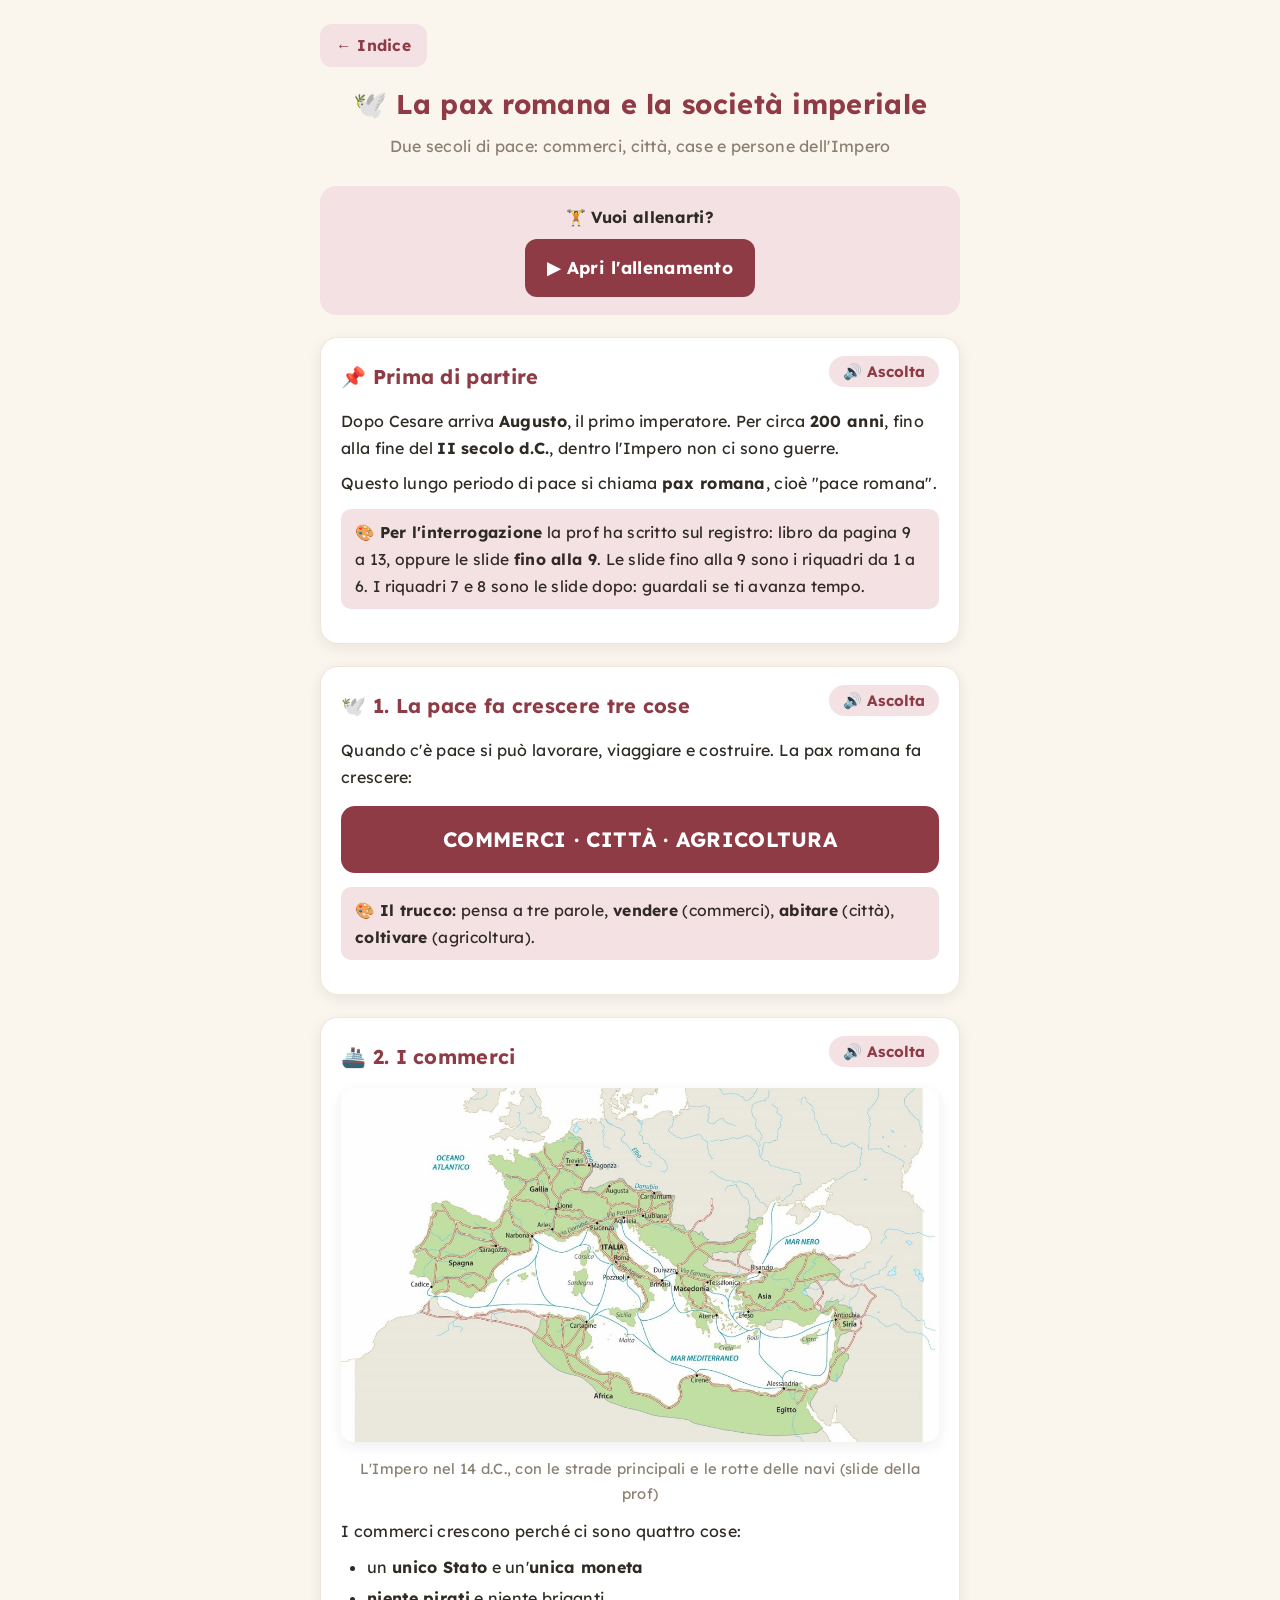
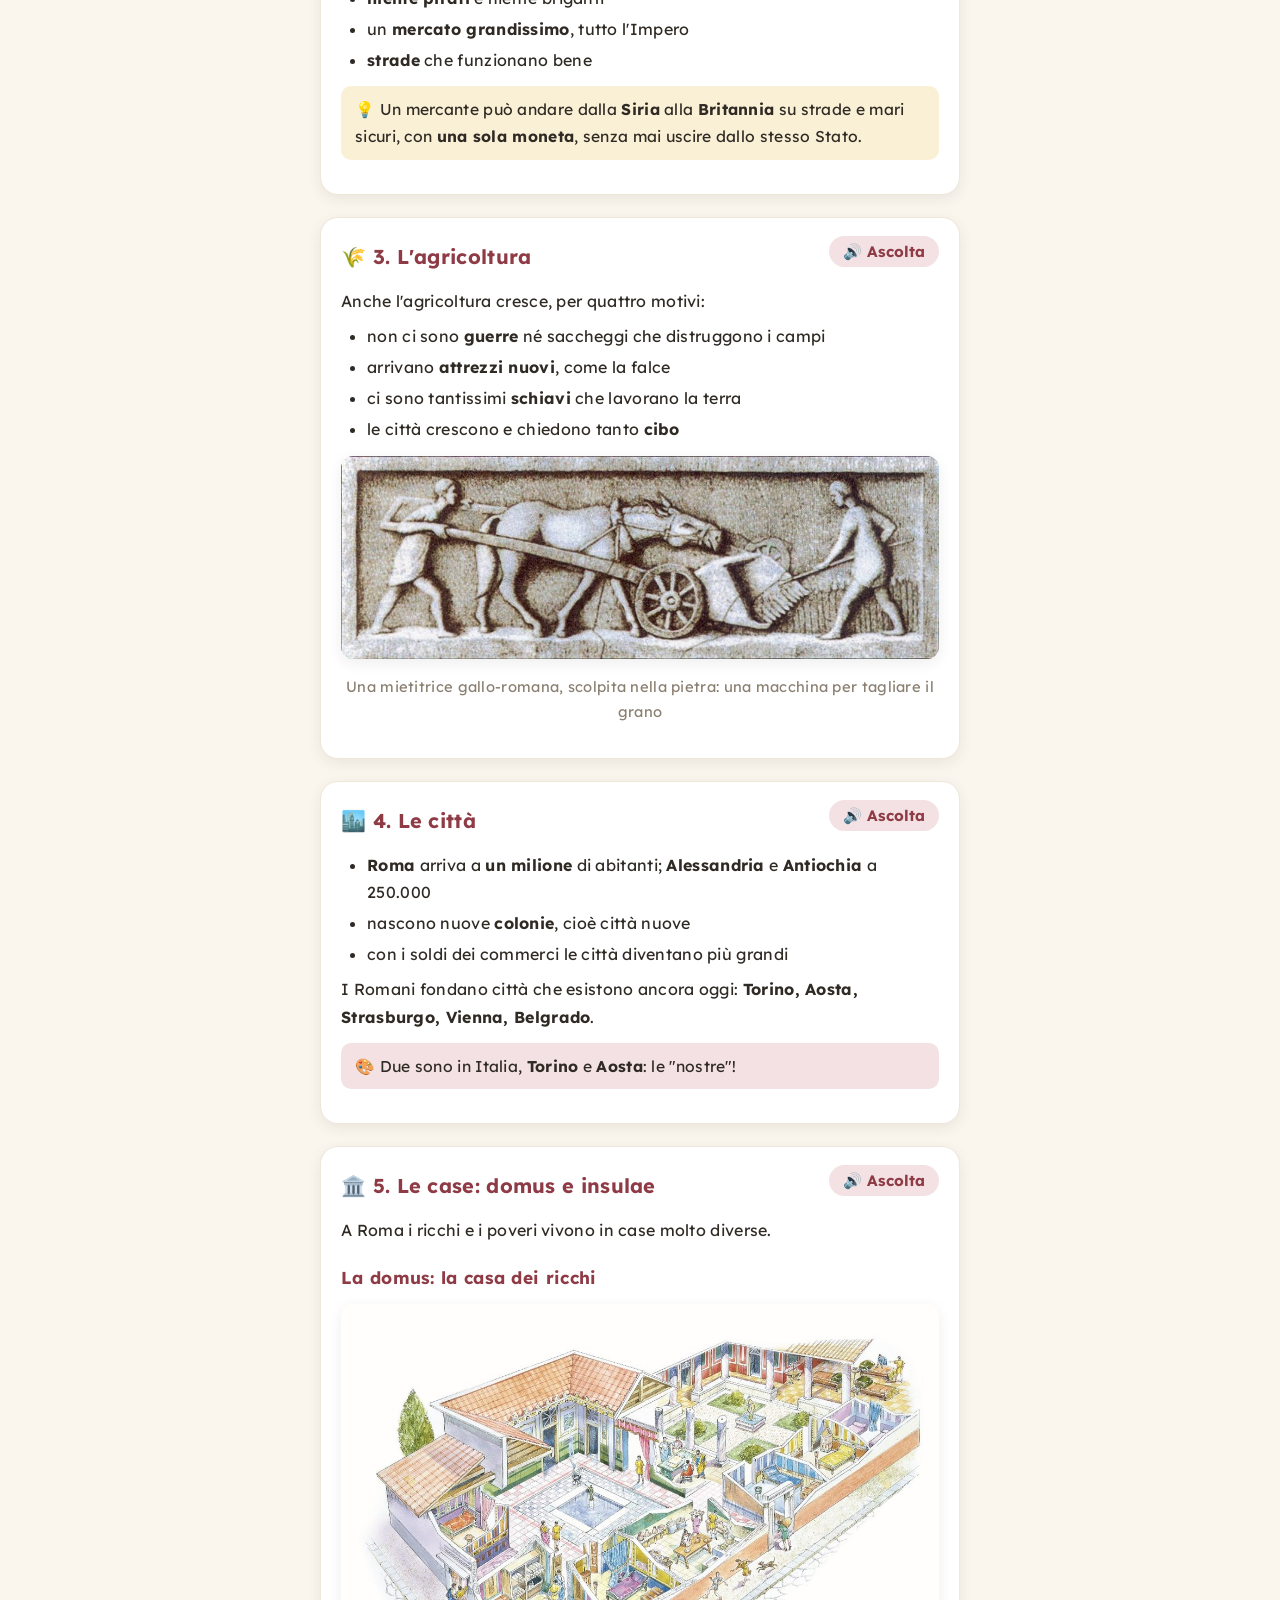
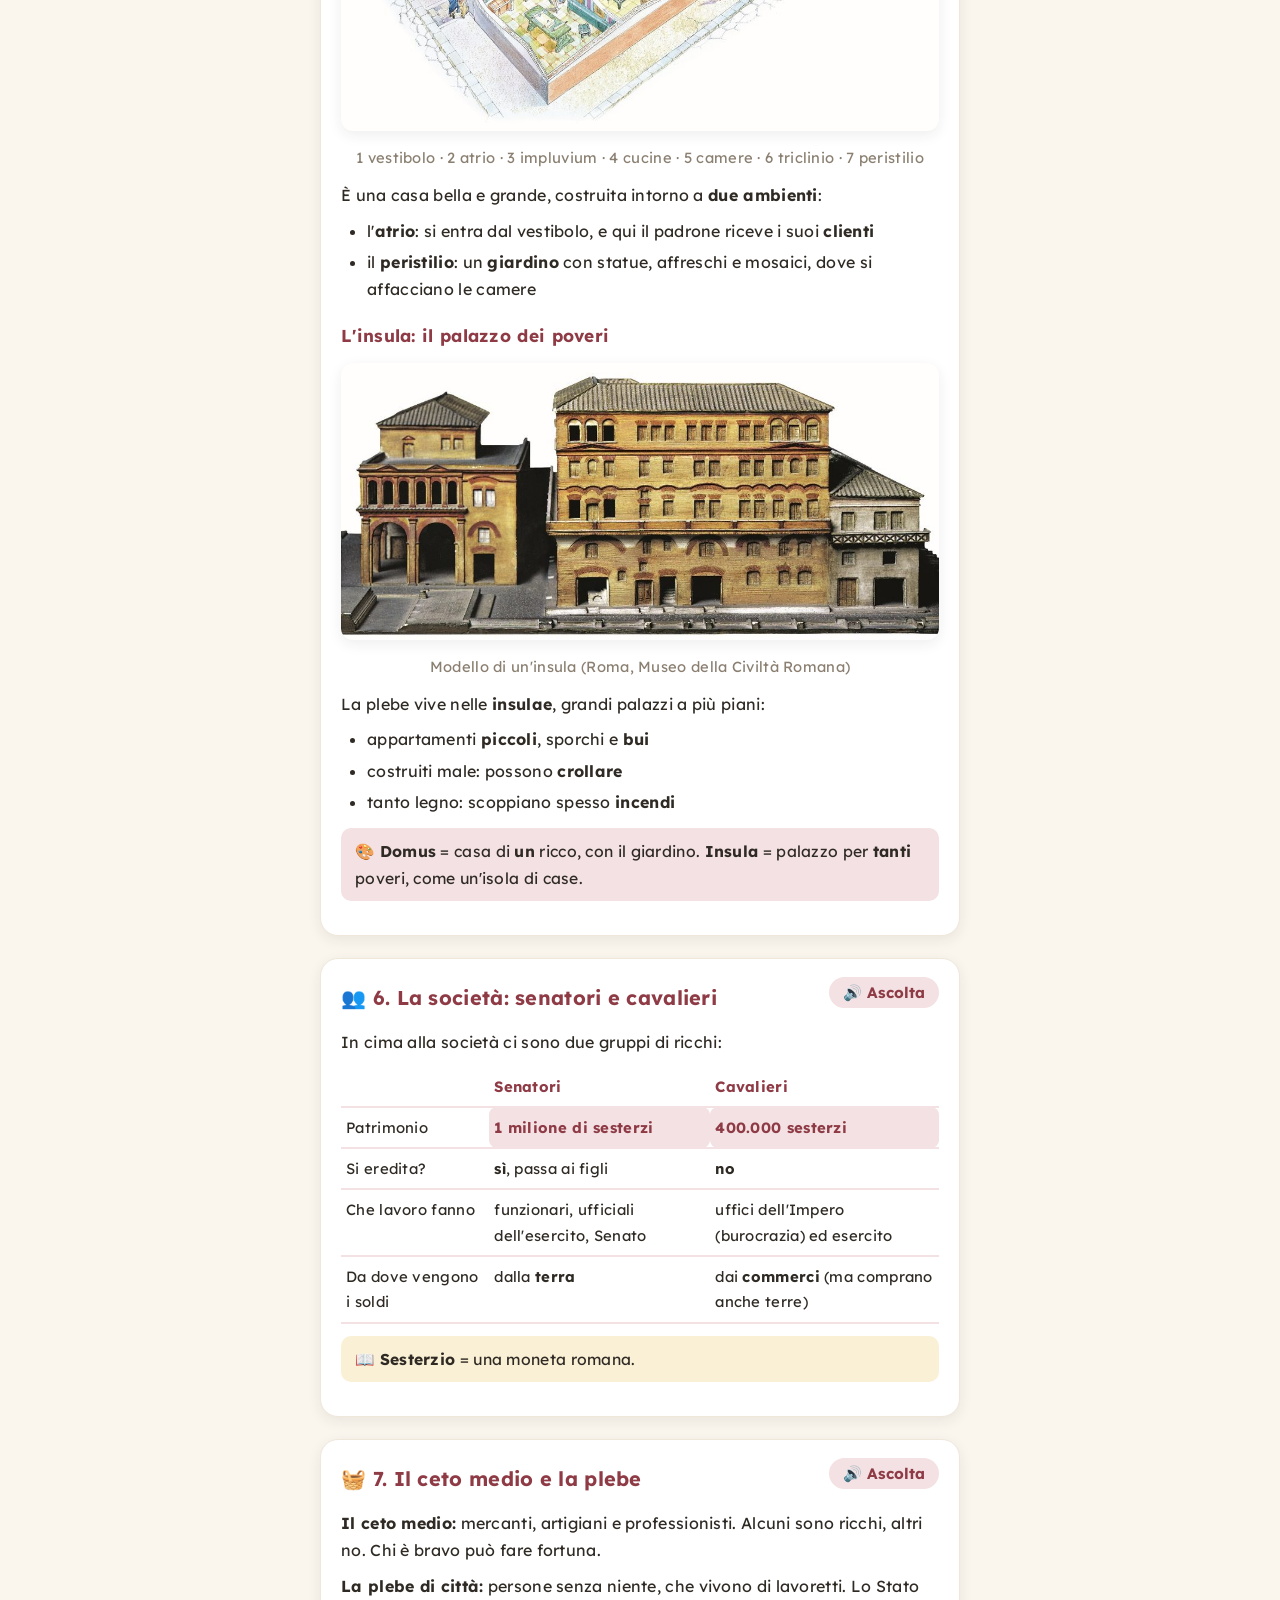
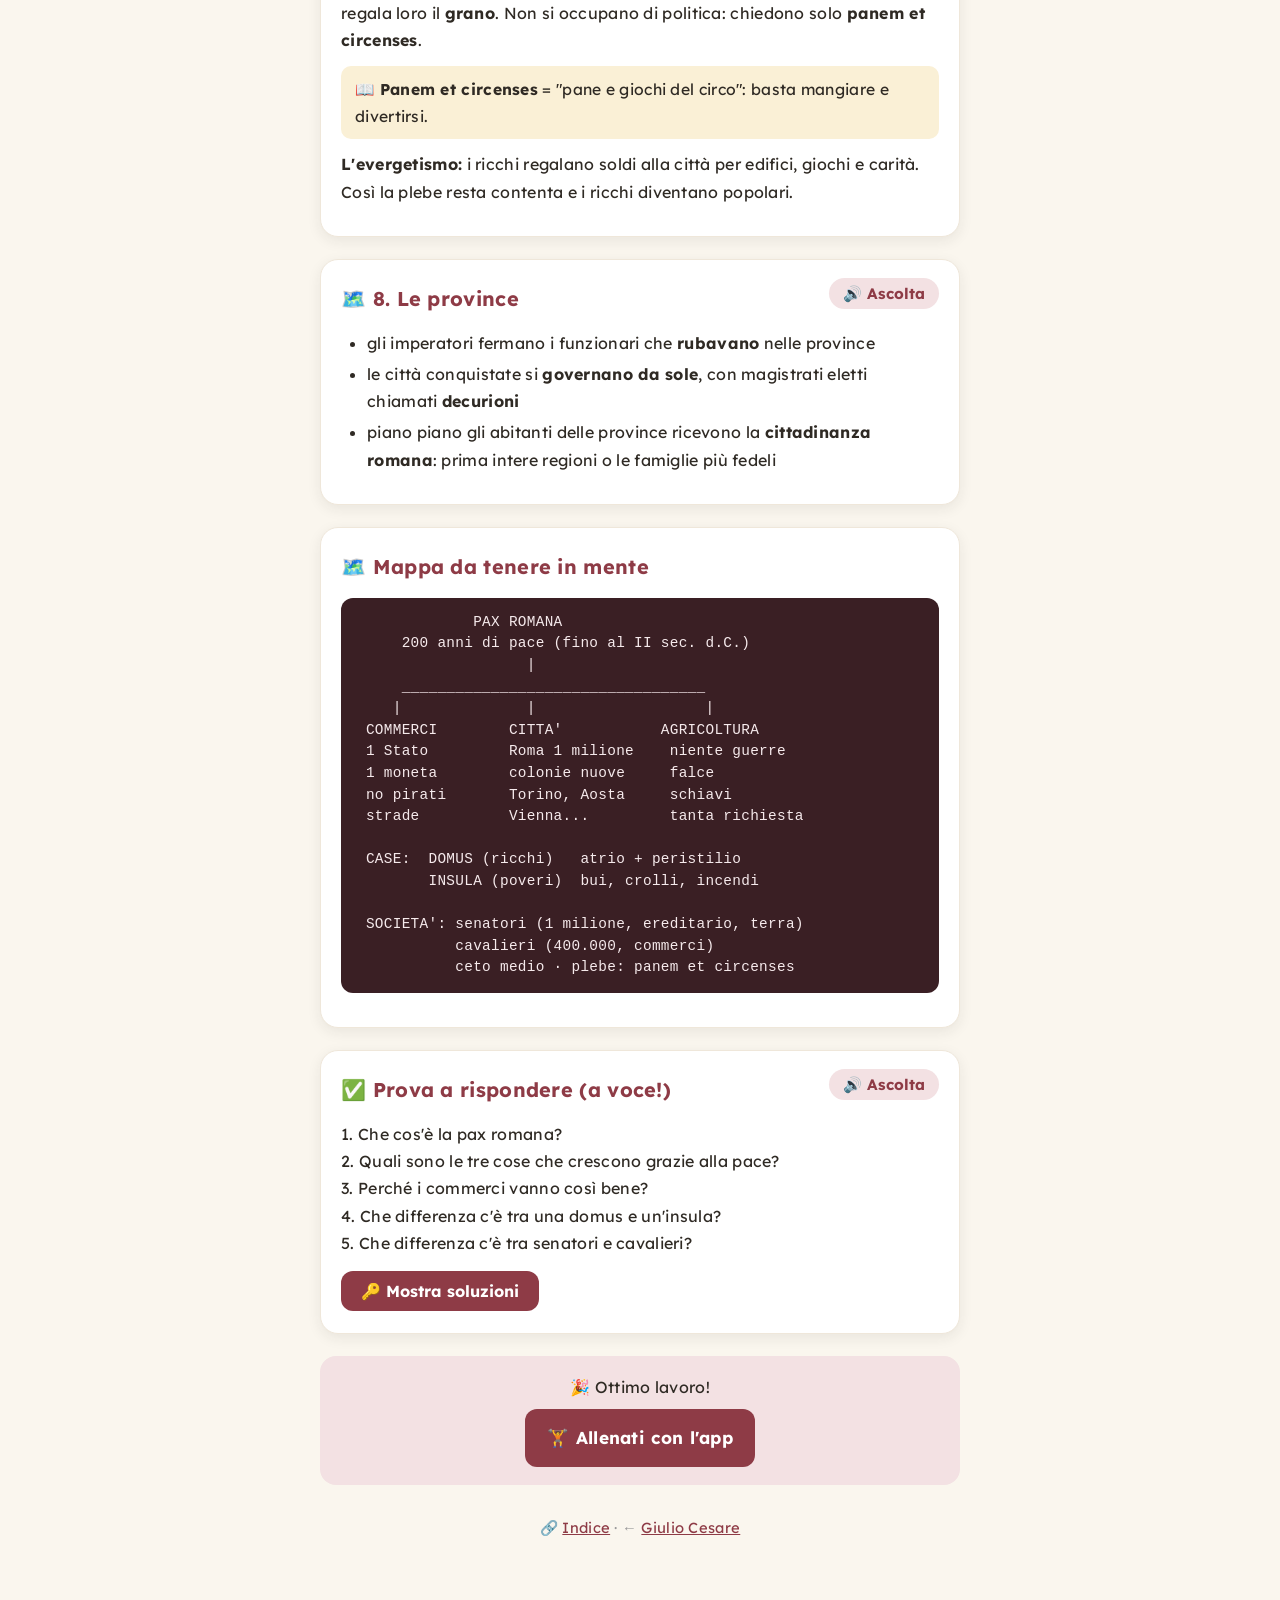
<file: pax-romana.html>
<!DOCTYPE html>
<html lang="it">
<head>
<meta charset="UTF-8">
<meta name="viewport" content="width=device-width, initial-scale=1.0">
<title>Storia - La pax romana e la società imperiale</title>
<link rel="manifest" href="manifest.json">
<script src="alert.js"></script>
<meta name="theme-color" content="#FAF6EE">
<meta name="apple-mobile-web-app-capable" content="yes">
<meta name="apple-mobile-web-app-title" content="Storia di Irene">
<link rel="apple-touch-icon" href="icon-180.png">
<link rel="preconnect" href="https://fonts.googleapis.com">
<link rel="preconnect" href="https://fonts.gstatic.com" crossorigin>
<link href="https://fonts.googleapis.com/css2?family=Lexend:wght@400;500;600;700&display=swap" rel="stylesheet">
<link rel="stylesheet" href="style.css">
<style>
  table.stretta td, table.stretta th{padding:7px 5px;font-size:0.93rem;}
</style>
</head>
<body>
<div class="wrap">
  <a class="backbtn" href="index.html">← Indice</a>
  <h1>🕊️ La pax romana e la società imperiale</h1>
  <p class="sub">Due secoli di pace: commerci, città, case e persone dell'Impero</p>

  <div class="allena">
    🏋️ <b>Vuoi allenarti?</b><br>
    <a href="pax-romana-allenamento.html">▶ Apri l'allenamento</a>
  </div>

  <div class="card">
    <h2>📌 Prima di partire</h2>
    <p>Dopo Cesare arriva <b>Augusto</b>, il primo imperatore. Per circa <b>200 anni</b>, fino alla fine del <b>II secolo d.C.</b>, dentro l'Impero non ci sono guerre.</p>
    <p>Questo lungo periodo di pace si chiama <b>pax romana</b>, cioè "pace romana".</p>
    <div class="tip">🎨 <b>Per l'interrogazione</b> la prof ha scritto sul registro: libro da pagina 9 a 13, oppure le slide <b>fino alla 9</b>. Le slide fino alla 9 sono i riquadri da 1 a 6. I riquadri 7 e 8 sono le slide dopo: guardali se ti avanza tempo.</div>
  </div>

  <div class="card">
    <h2>🕊️ 1. La pace fa crescere tre cose</h2>
    <p>Quando c'è pace si può lavorare, viaggiare e costruire. La pax romana fa crescere:</p>
    <div class="formula">COMMERCI · CITTÀ · AGRICOLTURA</div>
    <div class="tip">🎨 <b>Il trucco:</b> pensa a tre parole, <b>vendere</b> (commerci), <b>abitare</b> (città), <b>coltivare</b> (agricoltura).</div>
  </div>

  <div class="card">
    <h2>🚢 2. I commerci</h2>
    <figure class="fig"><img src="img/pax-impero.jpg" alt="Carta dell'Impero romano con le strade e le rotte navali" loading="lazy"><figcaption>L'Impero nel 14 d.C., con le strade principali e le rotte delle navi (slide della prof)</figcaption></figure>
    <p>I commerci crescono perché ci sono quattro cose:</p>
    <ul>
      <li>un <b>unico Stato</b> e un'<b>unica moneta</b></li>
      <li><b>niente pirati</b> e niente briganti</li>
      <li>un <b>mercato grandissimo</b>, tutto l'Impero</li>
      <li><b>strade</b> che funzionano bene</li>
    </ul>
    <div class="parola">💡 Un mercante può andare dalla <b>Siria</b> alla <b>Britannia</b> su strade e mari sicuri, con <b>una sola moneta</b>, senza mai uscire dallo stesso Stato.</div>
  </div>

  <div class="card">
    <h2>🌾 3. L'agricoltura</h2>
    <p>Anche l'agricoltura cresce, per quattro motivi:</p>
    <ul>
      <li>non ci sono <b>guerre</b> né saccheggi che distruggono i campi</li>
      <li>arrivano <b>attrezzi nuovi</b>, come la falce</li>
      <li>ci sono tantissimi <b>schiavi</b> che lavorano la terra</li>
      <li>le città crescono e chiedono tanto <b>cibo</b></li>
    </ul>
    <figure class="fig"><img src="img/pax-mietitrice.jpg" alt="Rilievo antico di una mietitrice gallo-romana" loading="lazy"><figcaption>Una mietitrice gallo-romana, scolpita nella pietra: una macchina per tagliare il grano</figcaption></figure>
  </div>

  <div class="card">
    <h2>🏙️ 4. Le città</h2>
    <ul>
      <li><b>Roma</b> arriva a <b>un milione</b> di abitanti; <b>Alessandria</b> e <b>Antiochia</b> a 250.000</li>
      <li>nascono nuove <b>colonie</b>, cioè città nuove</li>
      <li>con i soldi dei commerci le città diventano più grandi</li>
    </ul>
    <p>I Romani fondano città che esistono ancora oggi: <b>Torino, Aosta, Strasburgo, Vienna, Belgrado</b>.</p>
    <div class="tip">🎨 Due sono in Italia, <b>Torino</b> e <b>Aosta</b>: le "nostre"!</div>
  </div>

  <div class="card">
    <h2>🏛️ 5. Le case: domus e insulae</h2>
    <p>A Roma i ricchi e i poveri vivono in case molto diverse.</p>
    <h3>La domus: la casa dei ricchi</h3>
    <figure class="fig"><img src="img/pax-domus.jpg" alt="Disegno di una domus romana con le stanze numerate" loading="lazy"><figcaption>1 vestibolo · 2 atrio · 3 impluvium · 4 cucine · 5 camere · 6 triclinio · 7 peristilio</figcaption></figure>
    <p>È una casa bella e grande, costruita intorno a <b>due ambienti</b>:</p>
    <ul>
      <li>l'<b>atrio</b>: si entra dal vestibolo, e qui il padrone riceve i suoi <b>clienti</b></li>
      <li>il <b>peristilio</b>: un <b>giardino</b> con statue, affreschi e mosaici, dove si affacciano le camere</li>
    </ul>
    <h3>L'insula: il palazzo dei poveri</h3>
    <figure class="fig"><img src="img/pax-insula.jpg" alt="Modello di un'insula romana" loading="lazy"><figcaption>Modello di un'insula (Roma, Museo della Civiltà Romana)</figcaption></figure>
    <p>La plebe vive nelle <b>insulae</b>, grandi palazzi a più piani:</p>
    <ul>
      <li>appartamenti <b>piccoli</b>, sporchi e <b>bui</b></li>
      <li>costruiti male: possono <b>crollare</b></li>
      <li>tanto legno: scoppiano spesso <b>incendi</b></li>
    </ul>
    <div class="tip">🎨 <b>Domus</b> = casa di <b>un</b> ricco, con il giardino. <b>Insula</b> = palazzo per <b>tanti</b> poveri, come un'isola di case.</div>
  </div>

  <div class="card">
    <h2>👥 6. La società: senatori e cavalieri</h2>
    <p>In cima alla società ci sono due gruppi di ricchi:</p>
    <table class="stretta">
      <tr><th></th><th>Senatori</th><th>Cavalieri</th></tr>
      <tr><td>Patrimonio</td><td class="hl">1 milione di sesterzi</td><td class="hl">400.000 sesterzi</td></tr>
      <tr><td>Si eredita?</td><td><b>sì</b>, passa ai figli</td><td><b>no</b></td></tr>
      <tr><td>Che lavoro fanno</td><td>funzionari, ufficiali dell'esercito, Senato</td><td>uffici dell'Impero (burocrazia) ed esercito</td></tr>
      <tr><td>Da dove vengono i soldi</td><td>dalla <b>terra</b></td><td>dai <b>commerci</b> (ma comprano anche terre)</td></tr>
    </table>
    <div class="parola">📖 <b>Sesterzio</b> = una moneta romana.</div>
  </div>

  <div class="card">
    <h2>🧺 7. Il ceto medio e la plebe</h2>
    <p><b>Il ceto medio:</b> mercanti, artigiani e professionisti. Alcuni sono ricchi, altri no. Chi è bravo può fare fortuna.</p>
    <p><b>La plebe di città:</b> persone senza niente, che vivono di lavoretti. Lo Stato regala loro il <b>grano</b>. Non si occupano di politica: chiedono solo <b>panem et circenses</b>.</p>
    <div class="parola">📖 <b>Panem et circenses</b> = "pane e giochi del circo": basta mangiare e divertirsi.</div>
    <p><b>L'evergetismo:</b> i ricchi regalano soldi alla città per edifici, giochi e carità. Così la plebe resta contenta e i ricchi diventano popolari.</p>
  </div>

  <div class="card">
    <h2>🗺️ 8. Le province</h2>
    <ul>
      <li>gli imperatori fermano i funzionari che <b>rubavano</b> nelle province</li>
      <li>le città conquistate si <b>governano da sole</b>, con magistrati eletti chiamati <b>decurioni</b></li>
      <li>piano piano gli abitanti delle province ricevono la <b>cittadinanza romana</b>: prima intere regioni o le famiglie più fedeli</li>
    </ul>
  </div>

  <div class="card" data-no-voce>
    <h2>🗺️ Mappa da tenere in mente</h2>
    <pre>             PAX ROMANA
     200 anni di pace (fino al II sec. d.C.)
                   |
     __________________________________
    |              |                   |
 COMMERCI        CITTA'           AGRICOLTURA
 1 Stato         Roma 1 milione    niente guerre
 1 moneta        colonie nuove     falce
 no pirati       Torino, Aosta     schiavi
 strade          Vienna...         tanta richiesta

 CASE:  DOMUS (ricchi)   atrio + peristilio
        INSULA (poveri)  bui, crolli, incendi

 SOCIETA': senatori (1 milione, ereditario, terra)
           cavalieri (400.000, commerci)
           ceto medio · plebe: panem et circenses</pre>
  </div>

  <div class="card">
    <h2>✅ Prova a rispondere (a voce!)</h2>
    <p>1. Che cos'è la pax romana?<br>
       2. Quali sono le tre cose che crescono grazie alla pace?<br>
       3. Perché i commerci vanno così bene?<br>
       4. Che differenza c'è tra una domus e un'insula?<br>
       5. Che differenza c'è tra senatori e cavalieri?</p>
    <button class="solbtn" onclick="toggleSol('sol1', this)">🔑 Mostra soluzioni</button>
    <div class="sol" id="sol1">
      <div class="tip-green">1. il lungo periodo di <b>pace</b> dentro l'Impero, fino alla fine del II secolo d.C. · 2. <b>commerci, città, agricoltura</b> · 3. un solo Stato e una sola moneta, niente pirati, un mercato enorme, strade efficienti · 4. la <b>domus</b> è la casa dei ricchi, con atrio e peristilio; l'<b>insula</b> è il palazzo dei poveri, buio e pericoloso · 5. i <b>senatori</b> hanno un milione di sesterzi, il titolo passa ai figli e guadagnano dalla terra; i <b>cavalieri</b> hanno 400.000 sesterzi e guadagnano dai commerci</div>
    </div>
  </div>

  <div class="allena">
    🎉 Ottimo lavoro!<br>
    <a href="pax-romana-allenamento.html">🏋️ Allenati con l'app</a>
  </div>

  <footer>🔗 <a href="index.html">Indice</a> · ← <a href="cesare.html">Giulio Cesare</a></footer>
</div>
<script src="app.js"></script>
<script>
  if ('serviceWorker' in navigator) { navigator.serviceWorker.register('./service-worker.js'); }
</script>
</body>
</html>
</file>
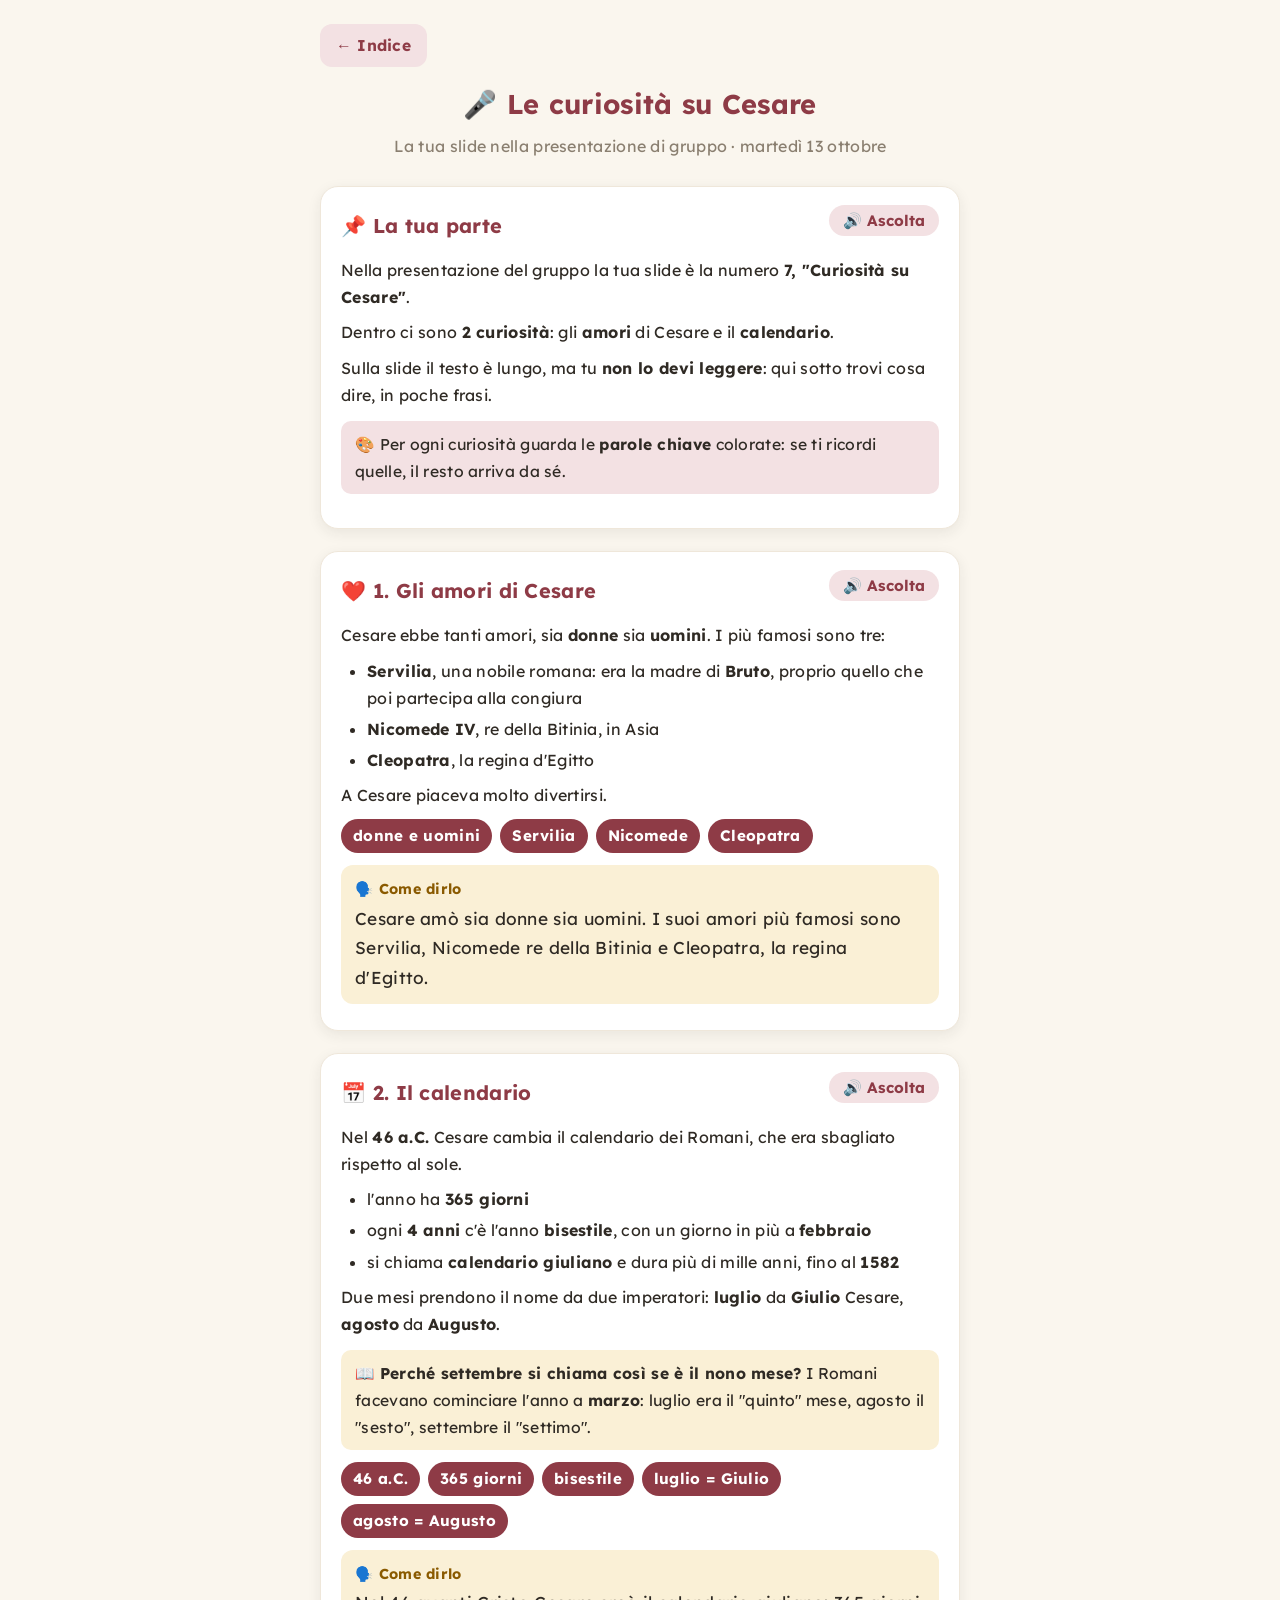
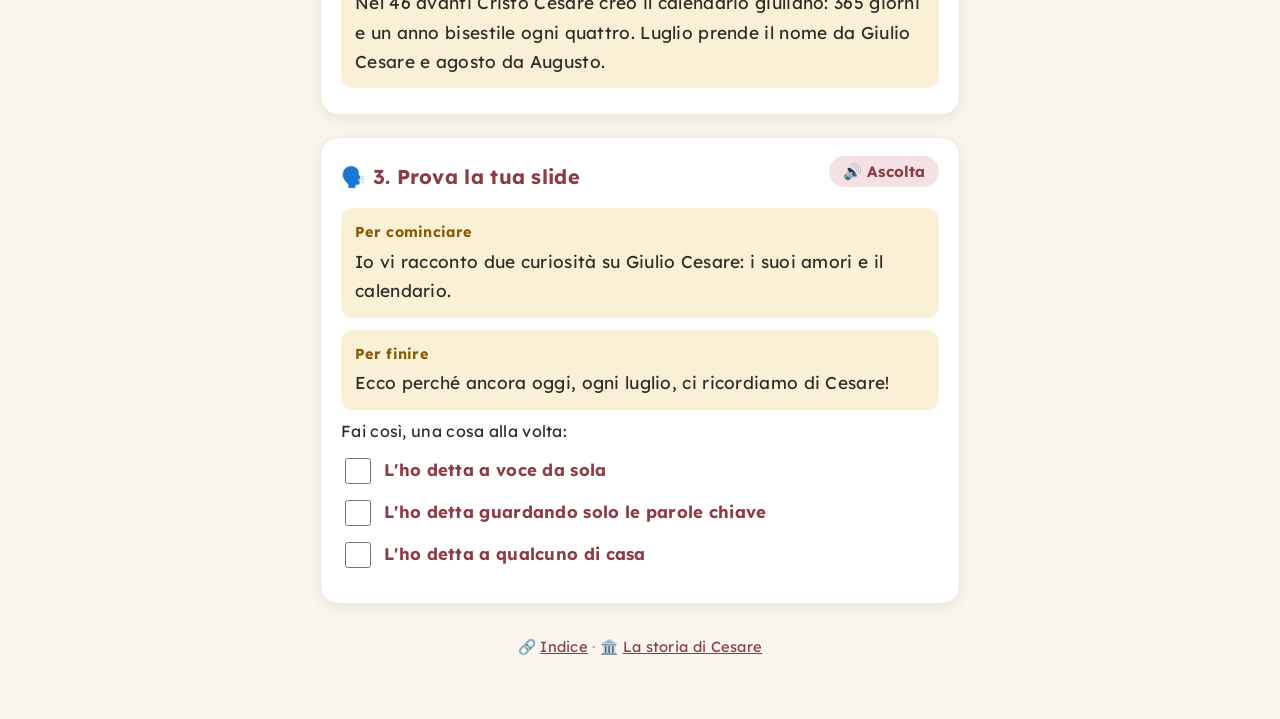
<file: presentazione-cesare.html>
<!DOCTYPE html>
<html lang="it">
<head>
<meta charset="UTF-8">
<meta name="viewport" content="width=device-width, initial-scale=1.0">
<title>Storia - Le curiosità su Cesare</title>
<link rel="manifest" href="manifest.json">
<script src="alert.js"></script>
<meta name="theme-color" content="#FAF6EE">
<meta name="apple-mobile-web-app-capable" content="yes">
<meta name="apple-mobile-web-app-title" content="Storia di Irene">
<link rel="apple-touch-icon" href="icon-180.png">
<link rel="preconnect" href="https://fonts.googleapis.com">
<link rel="preconnect" href="https://fonts.gstatic.com" crossorigin>
<link href="https://fonts.googleapis.com/css2?family=Lexend:wght@400;500;600;700&display=swap" rel="stylesheet">
<link rel="stylesheet" href="style.css">
<style>
  .dillo{background:var(--giallo-soft);border-radius:12px;padding:12px 14px;margin:12px 0 4px;font-size:1.08rem;}
  .dillo b.et{display:block;font-size:0.9rem;color:#8a5a00;margin-bottom:2px;}
  .chiavi{display:flex;flex-wrap:wrap;gap:8px;margin:10px 0;}
  .chiavi span{background:var(--accent);color:#fff;border-radius:99px;padding:4px 12px;font-weight:bold;font-size:0.95rem;}
  .prova{display:flex;align-items:center;gap:10px;margin:10px 0;font-weight:bold;color:var(--accent);cursor:pointer;font-size:1.05rem;}
  .prova input{width:26px;height:26px;accent-color:var(--accent);cursor:pointer;}
</style>
</head>
<body>
<div class="wrap">
  <a class="backbtn" href="index.html">← Indice</a>
  <h1>🎤 Le curiosità su Cesare</h1>
  <p class="sub">La tua slide nella presentazione di gruppo · martedì 13 ottobre</p>

  <div class="card">
    <h2>📌 La tua parte</h2>
    <p>Nella presentazione del gruppo la tua slide è la numero <b>7, "Curiosità su Cesare"</b>.</p>
    <p>Dentro ci sono <b>2 curiosità</b>: gli <b>amori</b> di Cesare e il <b>calendario</b>.</p>
    <p>Sulla slide il testo è lungo, ma tu <b>non lo devi leggere</b>: qui sotto trovi cosa dire, in poche frasi.</p>
    <div class="tip">🎨 Per ogni curiosità guarda le <b>parole chiave</b> colorate: se ti ricordi quelle, il resto arriva da sé.</div>
  </div>

  <div class="card">
    <h2>❤️ 1. Gli amori di Cesare</h2>
    <p>Cesare ebbe tanti amori, sia <b>donne</b> sia <b>uomini</b>. I più famosi sono tre:</p>
    <ul>
      <li><b>Servilia</b>, una nobile romana: era la madre di <b>Bruto</b>, proprio quello che poi partecipa alla congiura</li>
      <li><b>Nicomede IV</b>, re della Bitinia, in Asia</li>
      <li><b>Cleopatra</b>, la regina d'Egitto</li>
    </ul>
    <p>A Cesare piaceva molto divertirsi.</p>
    <div class="chiavi"><span>donne e uomini</span><span>Servilia</span><span>Nicomede</span><span>Cleopatra</span></div>
    <div class="dillo"><b class="et">🗣️ Come dirlo</b>Cesare amò sia donne sia uomini. I suoi amori più famosi sono Servilia, Nicomede re della Bitinia e Cleopatra, la regina d'Egitto.</div>
  </div>

  <div class="card">
    <h2>📅 2. Il calendario</h2>
    <p>Nel <b>46 a.C.</b> Cesare cambia il calendario dei Romani, che era sbagliato rispetto al sole.</p>
    <ul>
      <li>l'anno ha <b>365 giorni</b></li>
      <li>ogni <b>4 anni</b> c'è l'anno <b>bisestile</b>, con un giorno in più a <b>febbraio</b></li>
      <li>si chiama <b>calendario giuliano</b> e dura più di mille anni, fino al <b>1582</b></li>
    </ul>
    <p>Due mesi prendono il nome da due imperatori: <b>luglio</b> da <b>Giulio</b> Cesare, <b>agosto</b> da <b>Augusto</b>.</p>
    <div class="parola">📖 <b>Perché settembre si chiama così se è il nono mese?</b> I Romani facevano cominciare l'anno a <b>marzo</b>: luglio era il "quinto" mese, agosto il "sesto", settembre il "settimo".</div>
    <div class="chiavi"><span>46 a.C.</span><span>365 giorni</span><span>bisestile</span><span>luglio = Giulio</span><span>agosto = Augusto</span></div>
    <div class="dillo"><b class="et">🗣️ Come dirlo</b>Nel 46 avanti Cristo Cesare creò il calendario giuliano: 365 giorni e un anno bisestile ogni quattro. Luglio prende il nome da Giulio Cesare e agosto da Augusto.</div>
  </div>

  <div class="card">
    <h2>🗣️ 3. Prova la tua slide</h2>
    <div class="dillo"><b class="et">Per cominciare</b>Io vi racconto due curiosità su Giulio Cesare: i suoi amori e il calendario.</div>
    <div class="dillo"><b class="et">Per finire</b>Ecco perché ancora oggi, ogni luglio, ci ricordiamo di Cesare!</div>
    <p>Fai così, una cosa alla volta:</p>
    <label class="prova"><input type="checkbox" data-p="1"> L'ho detta a voce da sola</label>
    <label class="prova"><input type="checkbox" data-p="2"> L'ho detta guardando solo le parole chiave</label>
    <label class="prova"><input type="checkbox" data-p="3"> L'ho detta a qualcuno di casa</label>
    <div class="tip-green" id="bravo" style="display:none">🎉 Sei pronta per martedì! Se ti blocchi in classe, guarda la slide e cerca una parola chiave: riparti da lì.</div>
  </div>

  <footer>🔗 <a href="index.html">Indice</a> · 🏛️ <a href="cesare.html">La storia di Cesare</a></footer>
</div>
<script src="app.js"></script>
<script>
  (function(){
    var CHIAVE = "prova-slide-cesare";
    var fatti = {};
    try { fatti = JSON.parse(localStorage.getItem(CHIAVE) || "{}"); } catch(e) { fatti = {}; }
    var caselle = document.querySelectorAll("input[data-p]");
    function aggiorna(){
      var tutte = Array.prototype.every.call(caselle, function(c){ return c.checked; });
      document.getElementById("bravo").style.display = tutte ? "block" : "none";
    }
    caselle.forEach(function(c){
      c.checked = !!fatti[c.dataset.p];
      c.addEventListener("change", function(){
        fatti[c.dataset.p] = c.checked;
        try { localStorage.setItem(CHIAVE, JSON.stringify(fatti)); } catch(e) {}
        aggiorna();
      });
    });
    aggiorna();
  })();
  if ('serviceWorker' in navigator) { navigator.serviceWorker.register('./service-worker.js'); }
</script>
</body>
</html>
</file>
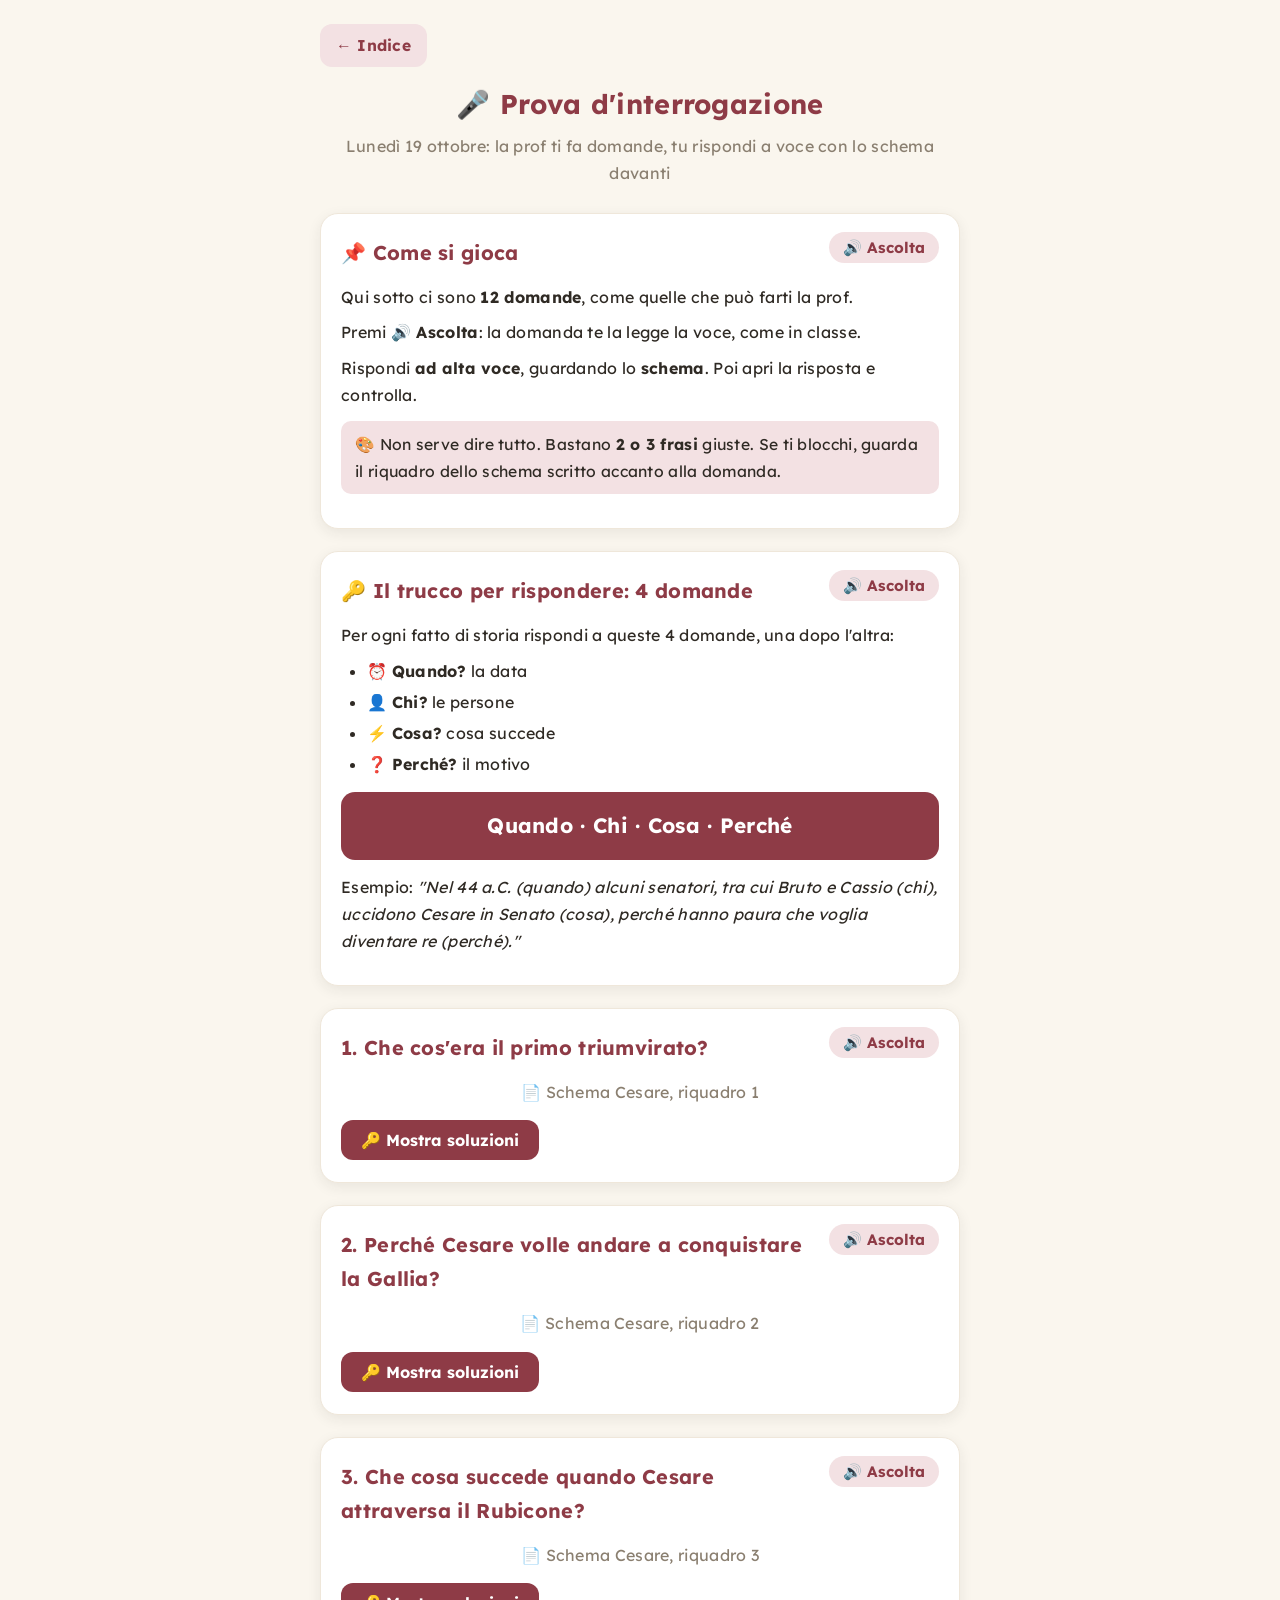
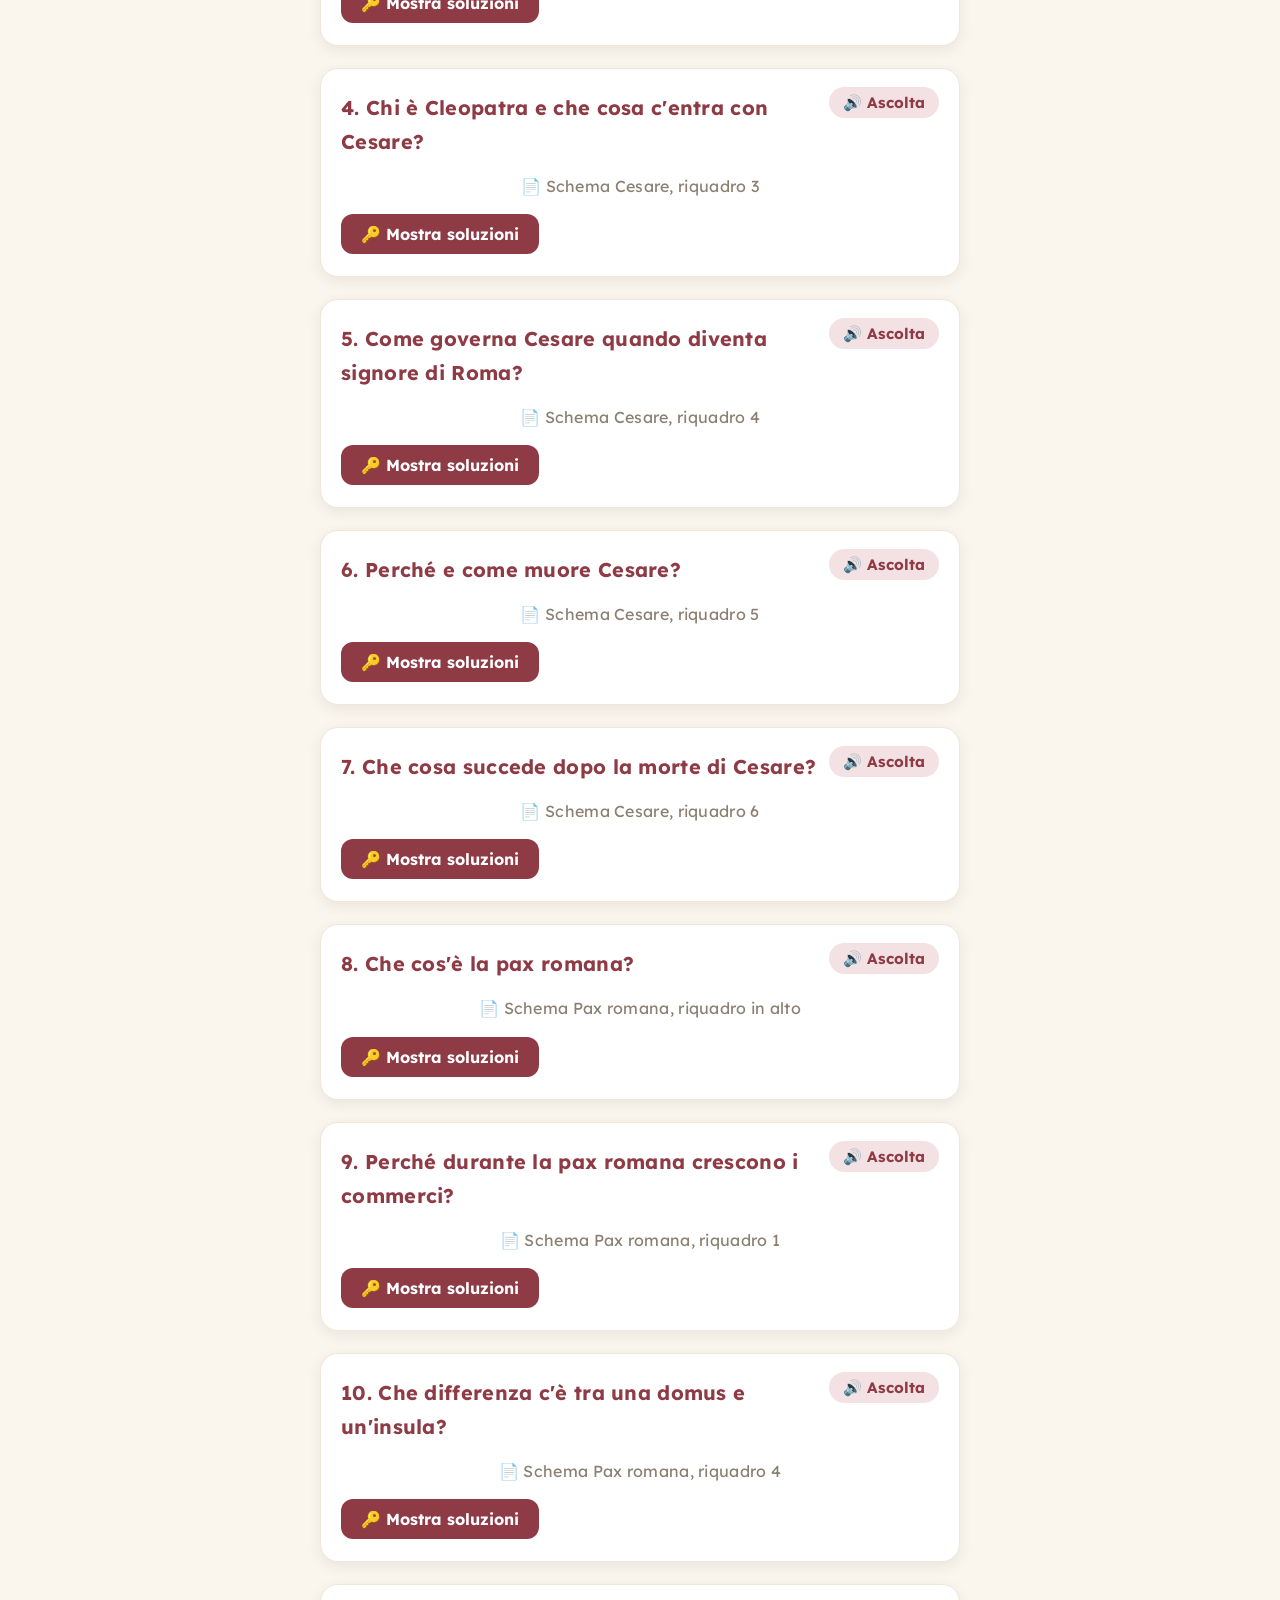
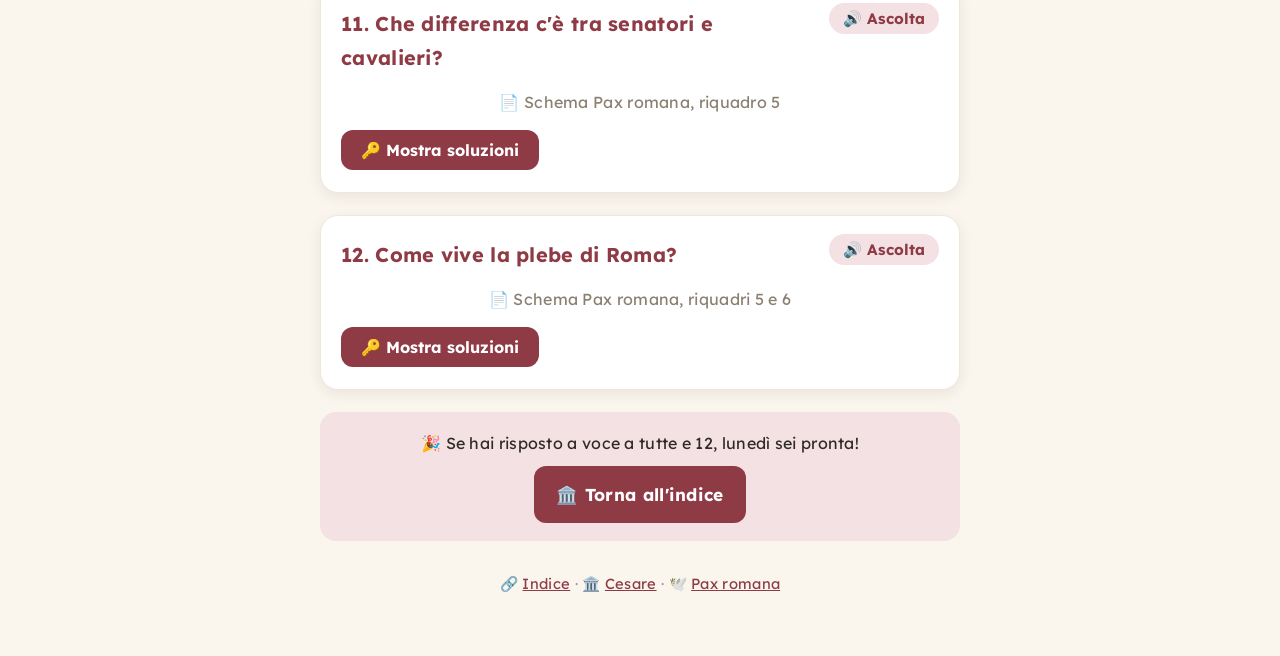
<file: prova-interrogazione.html>
<!DOCTYPE html>
<html lang="it">
<head>
<meta charset="UTF-8">
<meta name="viewport" content="width=device-width, initial-scale=1.0">
<title>Storia - Prova d'interrogazione (lunedì 19/10)</title>
<link rel="manifest" href="manifest.json">
<script src="alert.js"></script>
<meta name="theme-color" content="#FAF6EE">
<meta name="apple-mobile-web-app-capable" content="yes">
<meta name="apple-mobile-web-app-title" content="Storia di Irene">
<link rel="apple-touch-icon" href="icon-180.png">
<link rel="preconnect" href="https://fonts.googleapis.com">
<link rel="preconnect" href="https://fonts.gstatic.com" crossorigin>
<link href="https://fonts.googleapis.com/css2?family=Lexend:wght@400;500;600;700&display=swap" rel="stylesheet">
<link rel="stylesheet" href="style.css">
</head>
<body>
<div class="wrap">
  <a class="backbtn" href="index.html">← Indice</a>
  <h1>🎤 Prova d'interrogazione</h1>
  <p class="sub">Lunedì 19 ottobre: la prof ti fa domande, tu rispondi a voce con lo schema davanti</p>

  <div class="card">
    <h2>📌 Come si gioca</h2>
    <p>Qui sotto ci sono <b>12 domande</b>, come quelle che può farti la prof.</p>
    <p>Premi <b>🔊 Ascolta</b>: la domanda te la legge la voce, come in classe.</p>
    <p>Rispondi <b>ad alta voce</b>, guardando lo <b>schema</b>. Poi apri la risposta e controlla.</p>
    <div class="tip">🎨 Non serve dire tutto. Bastano <b>2 o 3 frasi</b> giuste. Se ti blocchi, guarda il riquadro dello schema scritto accanto alla domanda.</div>
  </div>

  <div class="card">
    <h2>🔑 Il trucco per rispondere: 4 domande</h2>
    <p>Per ogni fatto di storia rispondi a queste 4 domande, una dopo l'altra:</p>
    <ul>
      <li>⏰ <b>Quando?</b> la data</li>
      <li>👤 <b>Chi?</b> le persone</li>
      <li>⚡ <b>Cosa?</b> cosa succede</li>
      <li>❓ <b>Perché?</b> il motivo</li>
    </ul>
    <div class="formula">Quando · Chi · Cosa · Perché</div>
    <p>Esempio: <i>"Nel 44 a.C. (quando) alcuni senatori, tra cui Bruto e Cassio (chi), uccidono Cesare in Senato (cosa), perché hanno paura che voglia diventare re (perché)."</i></p>
  </div>

  <div class="card">
    <h2>1. Che cos'era il primo triumvirato?</h2>
    <p class="sub">📄 Schema Cesare, riquadro 1</p>
    <button class="solbtn" onclick="toggleSol('s1', this)">🔑 Mostra soluzioni</button>
    <div class="sol" id="s1"><div class="tip-green">Un'<b>alleanza</b> fatta nel <b>60 a.C.</b> da <b>Cesare, Pompeo e Crasso</b>. Cesare portava i voti della plebe e ottenne il consolato; Pompeo l'esercito e ottenne le terre per i soldati; Crasso i cavalieri e ottenne un esercito in Oriente.</div></div>
  </div>

  <div class="card">
    <h2>2. Perché Cesare volle andare a conquistare la Gallia?</h2>
    <p class="sub">📄 Schema Cesare, riquadro 2</p>
    <button class="solbtn" onclick="toggleSol('s2', this)">🔑 Mostra soluzioni</button>
    <div class="sol" id="s2"><div class="tip-green">Perché gli mancavano il <b>prestigio</b> dei generali vittoriosi e un <b>esercito fedele</b>. Dal 58 al 52 a.C. conquista la Gallia; vince la rivolta di <b>Vercingetorige</b> ad <b>Alesia</b>. Così da più debole dei tre diventa il <b>più forte</b>.</div></div>
  </div>

  <div class="card">
    <h2>3. Che cosa succede quando Cesare attraversa il Rubicone?</h2>
    <p class="sub">📄 Schema Cesare, riquadro 3</p>
    <button class="solbtn" onclick="toggleSol('s3', this)">🔑 Mostra soluzioni</button>
    <div class="sol" id="s3"><div class="tip-green">Comincia la <b>seconda guerra civile</b> (49 a.C.). Il Senato, d'accordo con Pompeo, gli aveva vietato di fare il console. Cesare vince Pompeo a <b>Farsalo</b> nel 48; Pompeo scappa in Egitto e lì viene ucciso.</div></div>
  </div>

  <div class="card">
    <h2>4. Chi è Cleopatra e che cosa c'entra con Cesare?</h2>
    <p class="sub">📄 Schema Cesare, riquadro 3</p>
    <button class="solbtn" onclick="toggleSol('s4', this)">🔑 Mostra soluzioni</button>
    <div class="sol" id="s4"><div class="tip-green">È la sorella del faraone <b>Tolomeo</b>, che aveva fatto uccidere Pompeo. Cesare toglie il trono a Tolomeo e lo dà a <b>Cleopatra</b>.</div></div>
  </div>

  <div class="card">
    <h2>5. Come governa Cesare quando diventa signore di Roma?</h2>
    <p class="sub">📄 Schema Cesare, riquadro 4</p>
    <button class="solbtn" onclick="toggleSol('s5', this)">🔑 Mostra soluzioni</button>
    <div class="sol" id="s5"><div class="tip-green">Non si fa re, ma prende le cariche della repubblica: <b>console</b> per tanti anni e <b>dittatore a vita</b>. Dà la cittadinanza alla <b>Gallia Cisalpina</b>, porta i senatori da <b>600 a 900</b>, fa <b>lavori pubblici</b> per la plebe e crea il <b>calendario giuliano</b>.</div></div>
  </div>

  <div class="card">
    <h2>6. Perché e come muore Cesare?</h2>
    <p class="sub">📄 Schema Cesare, riquadro 5</p>
    <button class="solbtn" onclick="toggleSol('s6', this)">🔑 Mostra soluzioni</button>
    <div class="sol" id="s6"><div class="tip-green">Alcuni senatori hanno paura che voglia diventare <b>re</b>. <b>Bruto e Cassio</b> fanno una congiura e lo pugnalano in Senato alle <b>idi di marzo</b>, il <b>15 marzo 44 a.C.</b></div></div>
  </div>

  <div class="card">
    <h2>7. Che cosa succede dopo la morte di Cesare?</h2>
    <p class="sub">📄 Schema Cesare, riquadro 6</p>
    <button class="solbtn" onclick="toggleSol('s7', this)">🔑 Mostra soluzioni</button>
    <div class="sol" id="s7"><div class="tip-green">Nasce il <b>secondo triumvirato</b>: <b>Ottaviano, Antonio e Lepido</b>. Poi Ottaviano combatte contro <b>Antonio e Cleopatra</b> e vince ad <b>Azio</b> nel <b>31 a.C.</b> Nel <b>27 a.C.</b> diventa <b>Augusto</b>, il primo imperatore.</div></div>
  </div>

  <div class="card">
    <h2>8. Che cos'è la pax romana?</h2>
    <p class="sub">📄 Schema Pax romana, riquadro in alto</p>
    <button class="solbtn" onclick="toggleSol('s8', this)">🔑 Mostra soluzioni</button>
    <div class="sol" id="s8"><div class="tip-green">È il lungo periodo di <b>pace dentro l'Impero</b>, da Augusto fino alla fine del <b>II secolo d.C.</b> La pace fa crescere tre cose: i <b>commerci</b>, l'<b>agricoltura</b> e le <b>città</b>.</div></div>
  </div>

  <div class="card">
    <h2>9. Perché durante la pax romana crescono i commerci?</h2>
    <p class="sub">📄 Schema Pax romana, riquadro 1</p>
    <button class="solbtn" onclick="toggleSol('s9', this)">🔑 Mostra soluzioni</button>
    <div class="sol" id="s9"><div class="tip-green">Perché c'è <b>un solo Stato</b> con <b>una sola moneta</b>, non ci sono <b>pirati e briganti</b> e ci sono <b>strade</b> efficienti. Un mercante può andare dalla Siria alla Britannia senza uscire dall'Impero.</div></div>
  </div>

  <div class="card">
    <h2>10. Che differenza c'è tra una domus e un'insula?</h2>
    <p class="sub">📄 Schema Pax romana, riquadro 4</p>
    <button class="solbtn" onclick="toggleSol('s10', this)">🔑 Mostra soluzioni</button>
    <div class="sol" id="s10"><div class="tip-green">La <b>domus</b> è la casa dei <b>ricchi</b>: ha l'<b>atrio</b>, dove il padrone riceve i clienti, e il <b>peristilio</b>, un giardino con statue e mosaici. L'<b>insula</b> è il palazzo della <b>plebe</b>: appartamenti piccoli e bui, rischio di <b>crolli</b> e di <b>incendi</b>.</div></div>
  </div>

  <div class="card">
    <h2>11. Che differenza c'è tra senatori e cavalieri?</h2>
    <p class="sub">📄 Schema Pax romana, riquadro 5</p>
    <button class="solbtn" onclick="toggleSol('s11', this)">🔑 Mostra soluzioni</button>
    <div class="sol" id="s11"><div class="tip-green">I <b>senatori</b> devono avere <b>un milione di sesterzi</b>, il loro posto passa ai figli e sono ricchi grazie alle <b>terre</b>. I <b>cavalieri</b> devono avere <b>400.000 sesterzi</b>, il posto non passa ai figli e sono ricchi grazie ai <b>commerci</b>.</div></div>
  </div>

  <div class="card">
    <h2>12. Come vive la plebe di Roma?</h2>
    <p class="sub">📄 Schema Pax romana, riquadri 5 e 6</p>
    <button class="solbtn" onclick="toggleSol('s12', this)">🔑 Mostra soluzioni</button>
    <div class="sol" id="s12"><div class="tip-green">La plebe non ha soldi, vive di lavoretti, della <b>carità</b> e del <b>grano</b> dato dallo Stato: chiede solo <b>panem et circenses</b>, pane e giochi. Con l'<b>evergetismo</b> i ricchi regalano alla città edifici e giochi, e così la plebe sta tranquilla.</div></div>
  </div>

  <div class="allena">
    🎉 Se hai risposto a voce a tutte e 12, lunedì sei pronta!<br>
    <a href="index.html">🏛️ Torna all'indice</a>
  </div>

  <footer>🔗 <a href="index.html">Indice</a> · 🏛️ <a href="cesare.html">Cesare</a> · 🕊️ <a href="pax-romana.html">Pax romana</a></footer>
</div>
<script src="app.js"></script>
<script>
  // 🔊 dentro ogni risposta: la fa sentire a voce (audio/risposta-sN.mp3, da strumenti/genera-risposte.py)
  (function(){
    var p = new Audio(), on = null;
    function stop(){ p.pause(); if(on){ on.textContent = "🔊 Ascolta la risposta"; on = null; } }
    p.addEventListener("ended", stop);
    document.querySelectorAll("div.sol[id]").forEach(function(s){
      var b = document.createElement("button");
      b.className = "ascolta"; b.type = "button"; b.textContent = "🔊 Ascolta la risposta";
      b.addEventListener("click", function(){
        if(on === b){ stop(); return; }
        var dom = document.querySelector(".card > button.ascolta.on");   // ferma la domanda che sta suonando
        if(dom) dom.click();
        stop(); p.src = "audio/risposta-" + s.id + ".mp3"; on = b; b.textContent = "⏹ Ferma";
        p.play().catch(stop);
      });
      s.appendChild(b);
    });
    window.addEventListener("pagehide", stop);
    // premere il tasto di una domanda ferma la risposta che sta suonando
    document.addEventListener("click", function(e){
      var t = e.target.closest && e.target.closest(".card > button.ascolta");
      if(t) stop();
    }, true);
  })();
</script>
<script>
  if ('serviceWorker' in navigator) { navigator.serviceWorker.register('./service-worker.js'); }
</script>
</body>
</html>
</file>
<file: style.css>
/* ===== Storia di Irene - foglio di stile condiviso (tema bordeaux) ===== */
:root{
  --bg:#FAF6EE;
  --card:#FFFFFF;
  --ink:#2F2A24;
  --accent:#8E3B46;       /* bordeaux */
  --accent-soft:#F3E1E3;
  --green:#3E8E5A; --green-soft:#E2F0E6;
  --red:#C2492F;   --red-soft:#F6E1DB;
  --blue:#3B6EA5;  --blue-soft:#E2ECF5;
  --giallo:#E0A82E; --giallo-soft:#FAF0D6;
  --ombra:rgba(43,43,43,0.08);
}
*{box-sizing:border-box;}
body{
  margin:0;
  font-family:"Lexend","Trebuchet MS",Verdana,sans-serif;
  background:var(--bg);
  color:var(--ink);
  line-height:1.7;
  letter-spacing:0.3px;
  padding:24px 14px 60px;
}
.wrap{max-width:640px;margin:0 auto;}

.backbtn{display:inline-block;background:var(--accent-soft);color:var(--accent);
  text-decoration:none;border-radius:12px;padding:8px 16px;font-size:0.98rem;font-weight:bold;margin-bottom:14px;}

h1{color:var(--accent);font-size:1.7rem;text-align:center;margin:0 0 6px;}
.sub{text-align:center;color:#8a7f70;margin:0 0 26px;font-size:1rem;}

.card{
  background:var(--card);border-radius:18px;padding:22px 20px;
  margin-bottom:22px;box-shadow:0 4px 14px var(--ombra);
  border:1px solid #efe7da;
}
.card h2{margin:0 0 14px;font-size:1.25rem;color:var(--accent);}
.card h3{margin:18px 0 8px;font-size:1.08rem;color:var(--accent);}
.card p{margin:8px 0;}

table{width:100%;border-collapse:collapse;margin:10px 0;}
td,th{padding:10px;text-align:left;border-bottom:2px solid var(--accent-soft);font-size:1.02rem;vertical-align:top;}
th{color:var(--accent);}
td.c,th.c{text-align:center;}
.hl{background:var(--accent-soft);border-radius:8px;font-weight:bold;color:var(--accent);}

/* riquadri colorati */
.tip{background:var(--accent-soft);border-radius:10px;padding:10px 14px;font-size:0.98rem;margin:12px 0;}
.tip-green{background:var(--green-soft);border-radius:10px;padding:10px 14px;font-size:0.98rem;margin:12px 0;color:#2f6b45;}
.warn{background:var(--red-soft);border-radius:10px;padding:10px 14px;font-size:0.98rem;margin:12px 0;color:#8f3320;}
.parola{background:var(--giallo-soft);border-radius:10px;padding:10px 14px;margin:12px 0;font-size:0.98rem;}

/* frase chiave in evidenza */
.formula{
  background:var(--accent);color:#fff;border-radius:14px;text-align:center;
  font-size:1.3rem;font-weight:bold;padding:16px;margin:14px 0;
}

pre{
  background:#3a1f24;color:#f6eaec;border-radius:12px;padding:14px 16px;
  overflow-x:auto;font-size:0.9rem;line-height:1.5;margin:12px 0;
}

ul,ol{margin:8px 0 8px 4px;padding-left:22px;}
li{margin:4px 0;}

/* esercizi + soluzioni a scomparsa */
.solbtn{
  display:inline-block;background:var(--accent);color:#fff;border:none;border-radius:12px;
  padding:10px 20px;font-size:1rem;font-weight:bold;cursor:pointer;font-family:inherit;margin-top:6px;
}
.sol{display:none;margin-top:12px;}
.sol.open{display:block;}

/* callout allenamento */
.allena{
  background:var(--accent-soft);border-radius:16px;padding:18px 20px;text-align:center;margin:8px 0 22px;
}
.allena a{
  display:inline-block;background:var(--accent);color:#fff;text-decoration:none;
  border-radius:12px;padding:14px 22px;font-size:1.08rem;font-weight:bold;margin-top:8px;
}

/* immagini e cartine */
.fig{margin:12px 0;text-align:center;}
.fig img{width:100%;height:auto;border-radius:12px;box-shadow:0 4px 14px var(--ombra);background:#fff;}
.fig figcaption{font-size:0.92rem;color:#8a7f70;margin-top:6px;}

/* tasto "Ascolta" (lettura a voce di un riquadro) */
.ascolta{float:right;margin:-4px 0 6px 10px;background:var(--accent-soft);color:var(--accent);border:none;
  border-radius:99px;padding:6px 14px;font-size:0.95rem;font-weight:bold;cursor:pointer;font-family:inherit;}
.ascolta.on{background:var(--accent);color:#fff;}

/* linea del tempo */
.tempo{border-left:4px solid var(--accent);margin:10px 0 10px 6px;padding-left:16px;}
.tempo .tappa{margin:0 0 20px;}
.tempo .quando{display:inline-block;background:var(--accent);color:#fff;border-radius:99px;padding:2px 12px;font-weight:bold;font-size:0.92rem;}
.tempo img{width:100%;border-radius:10px;margin-top:8px;box-shadow:0 3px 10px var(--ombra);}

footer{text-align:center;margin-top:30px;font-size:0.92rem;color:#9a9a9a;}
footer a{color:var(--accent);}
</file>
